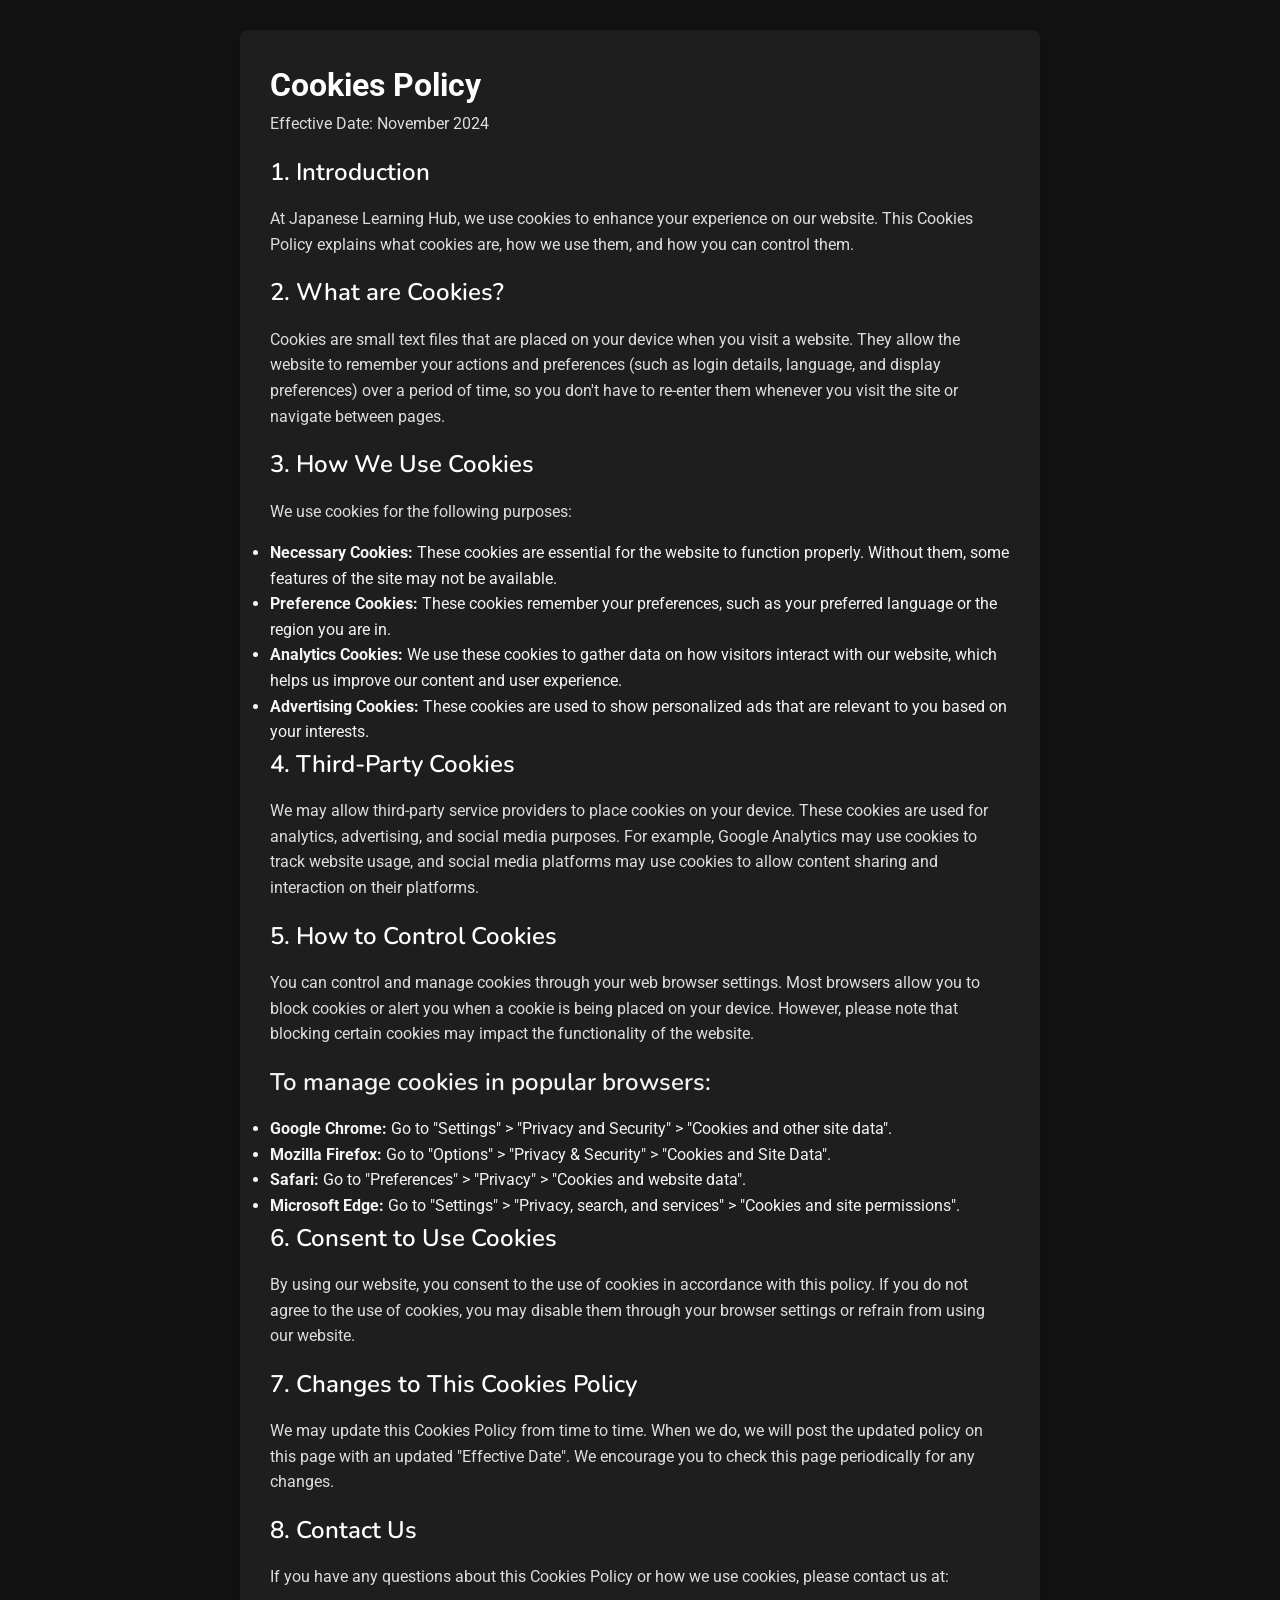
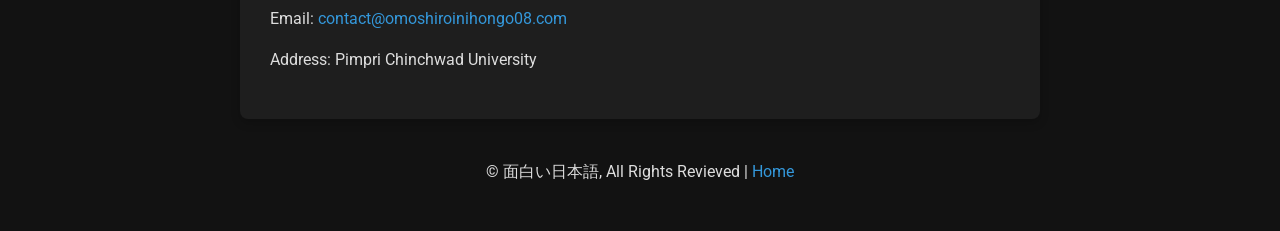
<file: cookies.html>
<!DOCTYPE html>
<html lang="en">
<head>
    <meta charset="UTF-8">
    <meta name="viewport" content="width=device-width, initial-scale=1.0">
    <title>Cookies Policy | Japanese Learning Hub</title>
    <link href="https://fonts.googleapis.com/css2?family=Roboto:wght@400;500&family=Nunito:wght@600&display=swap" rel="stylesheet">
    <style>
        /* Basic reset */
        * {
            margin: 0;
            padding: 0;
            box-sizing: border-box;
        }

        body {
            font-family: 'Roboto', sans-serif;
            background-color: #121212;
            color: #f4f4f4;
            line-height: 1.6;
            padding: 30px;
        }

        h1, h2 {
            color: #fff;
        }

        p {
            color: #ddd;
            font-size: 1rem;
            margin-bottom: 1rem;
        }

        a {
            color: #3498db;
            text-decoration: none;
        }

        a:hover {
            text-decoration: underline;
        }

        .container {
            max-width: 800px;
            margin: 0 auto;
            background-color: #1e1e1e;
            padding: 30px;
            border-radius: 8px;
            box-shadow: 0 4px 10px rgba(0, 0, 0, 0.2);
        }

        .section-title {
            margin-bottom: 15px;
            font-family: 'Nunito', sans-serif;
            font-weight: 600;
            font-size: 1.5rem;
        }

        footer {
            text-align: center;
            margin-top: 40px;
            color: #bbb;
            font-size: 0.9rem;
        }

        footer a {
            color: #3498db;
        }

        footer a:hover {
            text-decoration: underline;
        }
    </style>
</head>
<body>

<div class="container">
    <h1>Cookies Policy</h1>
    <p>Effective Date: November 2024</p>

    <h2 class="section-title">1. Introduction</h2>
    <p>At Japanese Learning Hub, we use cookies to enhance your experience on our website. This Cookies Policy explains what cookies are, how we use them, and how you can control them.</p>

    <h2 class="section-title">2. What are Cookies?</h2>
    <p>Cookies are small text files that are placed on your device when you visit a website. They allow the website to remember your actions and preferences (such as login details, language, and display preferences) over a period of time, so you don't have to re-enter them whenever you visit the site or navigate between pages.</p>

    <h2 class="section-title">3. How We Use Cookies</h2>
    <p>We use cookies for the following purposes:</p>
    <ul>
        <li><strong>Necessary Cookies:</strong> These cookies are essential for the website to function properly. Without them, some features of the site may not be available.</li>
        <li><strong>Preference Cookies:</strong> These cookies remember your preferences, such as your preferred language or the region you are in.</li>
        <li><strong>Analytics Cookies:</strong> We use these cookies to gather data on how visitors interact with our website, which helps us improve our content and user experience.</li>
        <li><strong>Advertising Cookies:</strong> These cookies are used to show personalized ads that are relevant to you based on your interests.</li>
    </ul>

    <h2 class="section-title">4. Third-Party Cookies</h2>
    <p>We may allow third-party service providers to place cookies on your device. These cookies are used for analytics, advertising, and social media purposes. For example, Google Analytics may use cookies to track website usage, and social media platforms may use cookies to allow content sharing and interaction on their platforms.</p>

    <h2 class="section-title">5. How to Control Cookies</h2>
    <p>You can control and manage cookies through your web browser settings. Most browsers allow you to block cookies or alert you when a cookie is being placed on your device. However, please note that blocking certain cookies may impact the functionality of the website.</p>

    <h3 class="section-title">To manage cookies in popular browsers:</h3>
    <ul>
        <li><strong>Google Chrome:</strong> Go to "Settings" > "Privacy and Security" > "Cookies and other site data".</li>
        <li><strong>Mozilla Firefox:</strong> Go to "Options" > "Privacy & Security" > "Cookies and Site Data".</li>
        <li><strong>Safari:</strong> Go to "Preferences" > "Privacy" > "Cookies and website data".</li>
        <li><strong>Microsoft Edge:</strong> Go to "Settings" > "Privacy, search, and services" > "Cookies and site permissions".</li>
    </ul>

    <h2 class="section-title">6. Consent to Use Cookies</h2>
    <p>By using our website, you consent to the use of cookies in accordance with this policy. If you do not agree to the use of cookies, you may disable them through your browser settings or refrain from using our website.</p>

    <h2 class="section-title">7. Changes to This Cookies Policy</h2>
    <p>We may update this Cookies Policy from time to time. When we do, we will post the updated policy on this page with an updated "Effective Date". We encourage you to check this page periodically for any changes.</p>

    <h2 class="section-title">8. Contact Us</h2>
    <p>If you have any questions about this Cookies Policy or how we use cookies, please contact us at:</p>
    <p>Email: <a href="mailto:contact@japaneselearninghub.com">contact@omoshiroinihongo08.com</a></p>
    <p>Address: Pimpri Chinchwad University</p>
</div>

<footer>
    <p>&copy;  面白い日本語, All Rights Revieved | <a href="index.html">Home</a></p>
</footer>

</body>
</html>
</file>
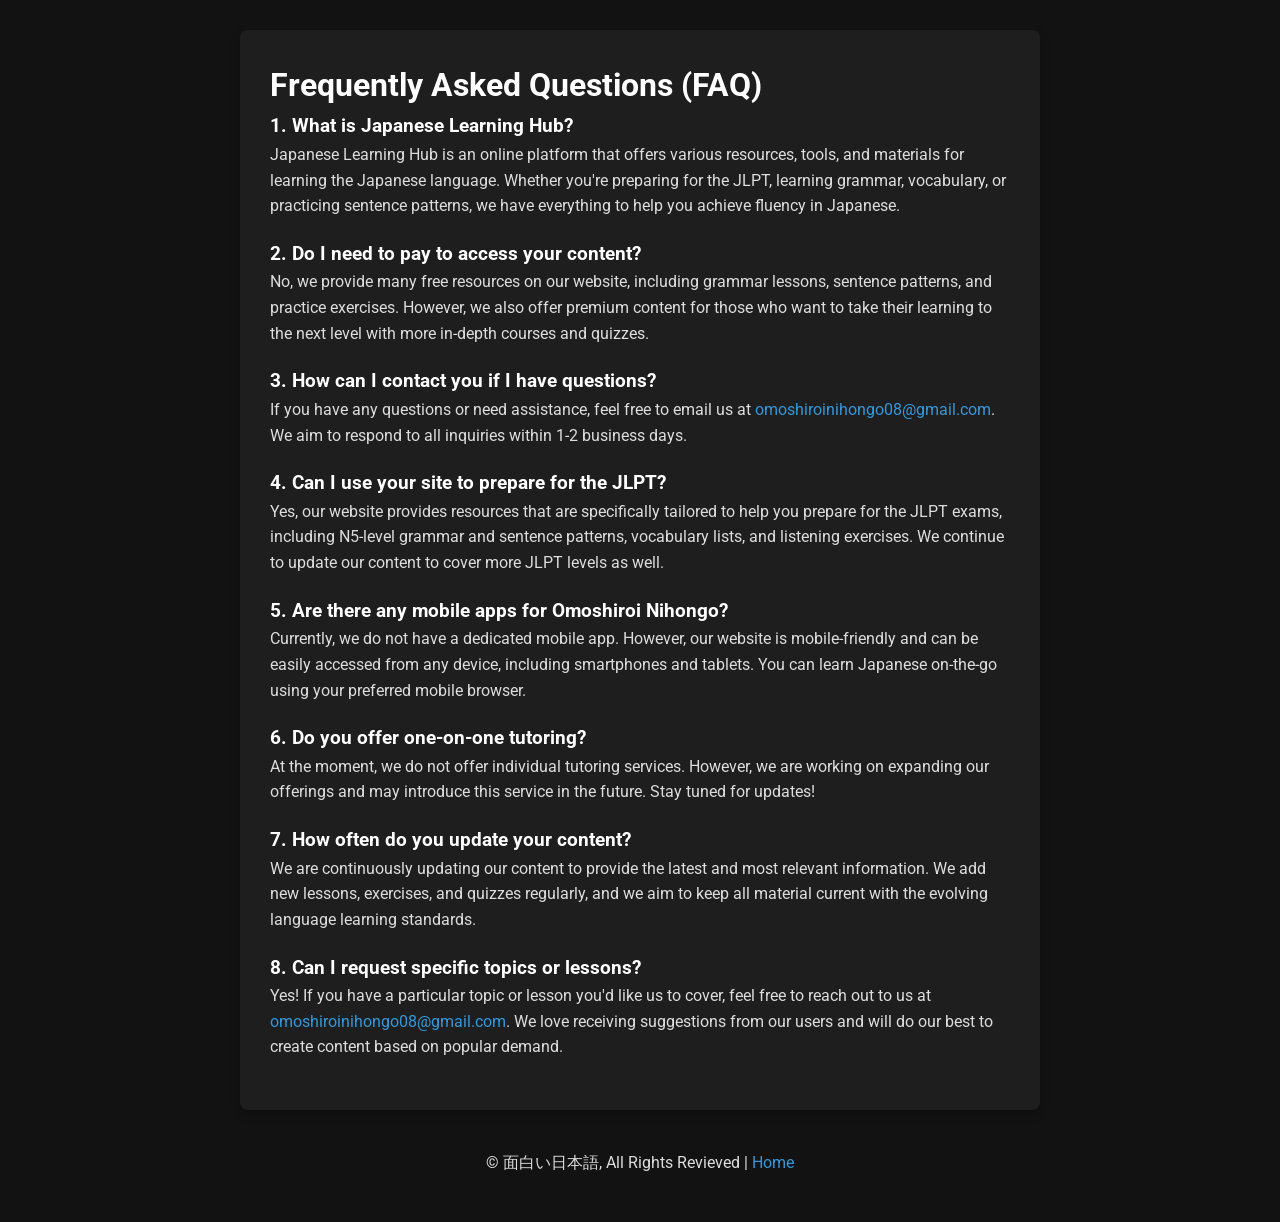
<file: faq.html>
<!DOCTYPE html>
<html lang="en">
<head>
    <meta charset="UTF-8">
    <meta name="viewport" content="width=device-width, initial-scale=1.0">
    <title>FAQ | Japanese Learning Hub</title>
    <link href="https://fonts.googleapis.com/css2?family=Roboto:wght@400;500&family=Nunito:wght@600&display=swap" rel="stylesheet">
    <style>
        /* Basic reset */
        * {
            margin: 0;
            padding: 0;
            box-sizing: border-box;
        }

        body {
            font-family: 'Roboto', sans-serif;
            background-color: #121212;
            color: #f4f4f4;
            line-height: 1.6;
            padding: 30px;
        }

        h1, h2 {
            color: #fff;
        }

        p {
            color: #ddd;
            font-size: 1rem;
            margin-bottom: 1rem;
        }

        a {
            color: #3498db;
            text-decoration: none;
        }

        a:hover {
            text-decoration: underline;
        }

        .container {
            max-width: 800px;
            margin: 0 auto;
            background-color: #1e1e1e;
            padding: 30px;
            border-radius: 8px;
            box-shadow: 0 4px 10px rgba(0, 0, 0, 0.2);
        }

        .section-title {
            margin-bottom: 15px;
            font-family: 'Nunito', sans-serif;
            font-weight: 600;
            font-size: 1.5rem;
        }

        .faq-item {
            margin-bottom: 20px;
        }

        .faq-item h3 {
            font-size: 1.2rem;
            color: #fff;
        }

        .faq-item p {
            color: #ddd;
            font-size: 1rem;
        }

        footer {
            text-align: center;
            margin-top: 40px;
            color: #bbb;
            font-size: 0.9rem;
        }

        footer a {
            color: #3498db;
        }

        footer a:hover {
            text-decoration: underline;
        }
    </style>
</head>
<body>

<div class="container">
    <h1>Frequently Asked Questions (FAQ)</h1>

    <div class="faq-item">
        <h3>1. What is Japanese Learning Hub?</h3>
        <p>Japanese Learning Hub is an online platform that offers various resources, tools, and materials for learning the Japanese language. Whether you're preparing for the JLPT, learning grammar, vocabulary, or practicing sentence patterns, we have everything to help you achieve fluency in Japanese.</p>
    </div>

    <div class="faq-item">
        <h3>2. Do I need to pay to access your content?</h3>
        <p>No, we provide many free resources on our website, including grammar lessons, sentence patterns, and practice exercises. However, we also offer premium content for those who want to take their learning to the next level with more in-depth courses and quizzes.</p>
    </div>

    <div class="faq-item">
        <h3>3. How can I contact you if I have questions?</h3>
        <p>If you have any questions or need assistance, feel free to email us at <a href="mailto:omoshiroinihongo08@gmail.com">omoshiroinihongo08@gmail.com</a>. We aim to respond to all inquiries within 1-2 business days.</p>
    </div>

    <div class="faq-item">
        <h3>4. Can I use your site to prepare for the JLPT?</h3>
        <p>Yes, our website provides resources that are specifically tailored to help you prepare for the JLPT exams, including N5-level grammar and sentence patterns, vocabulary lists, and listening exercises. We continue to update our content to cover more JLPT levels as well.</p>
    </div>

    <div class="faq-item">
        <h3>5. Are there any mobile apps for Omoshiroi Nihongo?</h3>
        <p>Currently, we do not have a dedicated mobile app. However, our website is mobile-friendly and can be easily accessed from any device, including smartphones and tablets. You can learn Japanese on-the-go using your preferred mobile browser.</p>
    </div>

    <div class="faq-item">
        <h3>6. Do you offer one-on-one tutoring?</h3>
        <p>At the moment, we do not offer individual tutoring services. However, we are working on expanding our offerings and may introduce this service in the future. Stay tuned for updates!</p>
    </div>

    <div class="faq-item">
        <h3>7. How often do you update your content?</h3>
        <p>We are continuously updating our content to provide the latest and most relevant information. We add new lessons, exercises, and quizzes regularly, and we aim to keep all material current with the evolving language learning standards.</p>
    </div>

    <div class="faq-item">
        <h3>8. Can I request specific topics or lessons?</h3>
        <p>Yes! If you have a particular topic or lesson you'd like us to cover, feel free to reach out to us at <a href="mailto:omoshiroinihongo08@gmail.com">omoshiroinihongo08@gmail.com</a>. We love receiving suggestions from our users and will do our best to create content based on popular demand.</p>
    </div>
</div>

<footer>
    <p>&copy;  面白い日本語, All Rights Revieved | <a href="index.html">Home</a></p>
</footer>

</body>
</html>
</file>
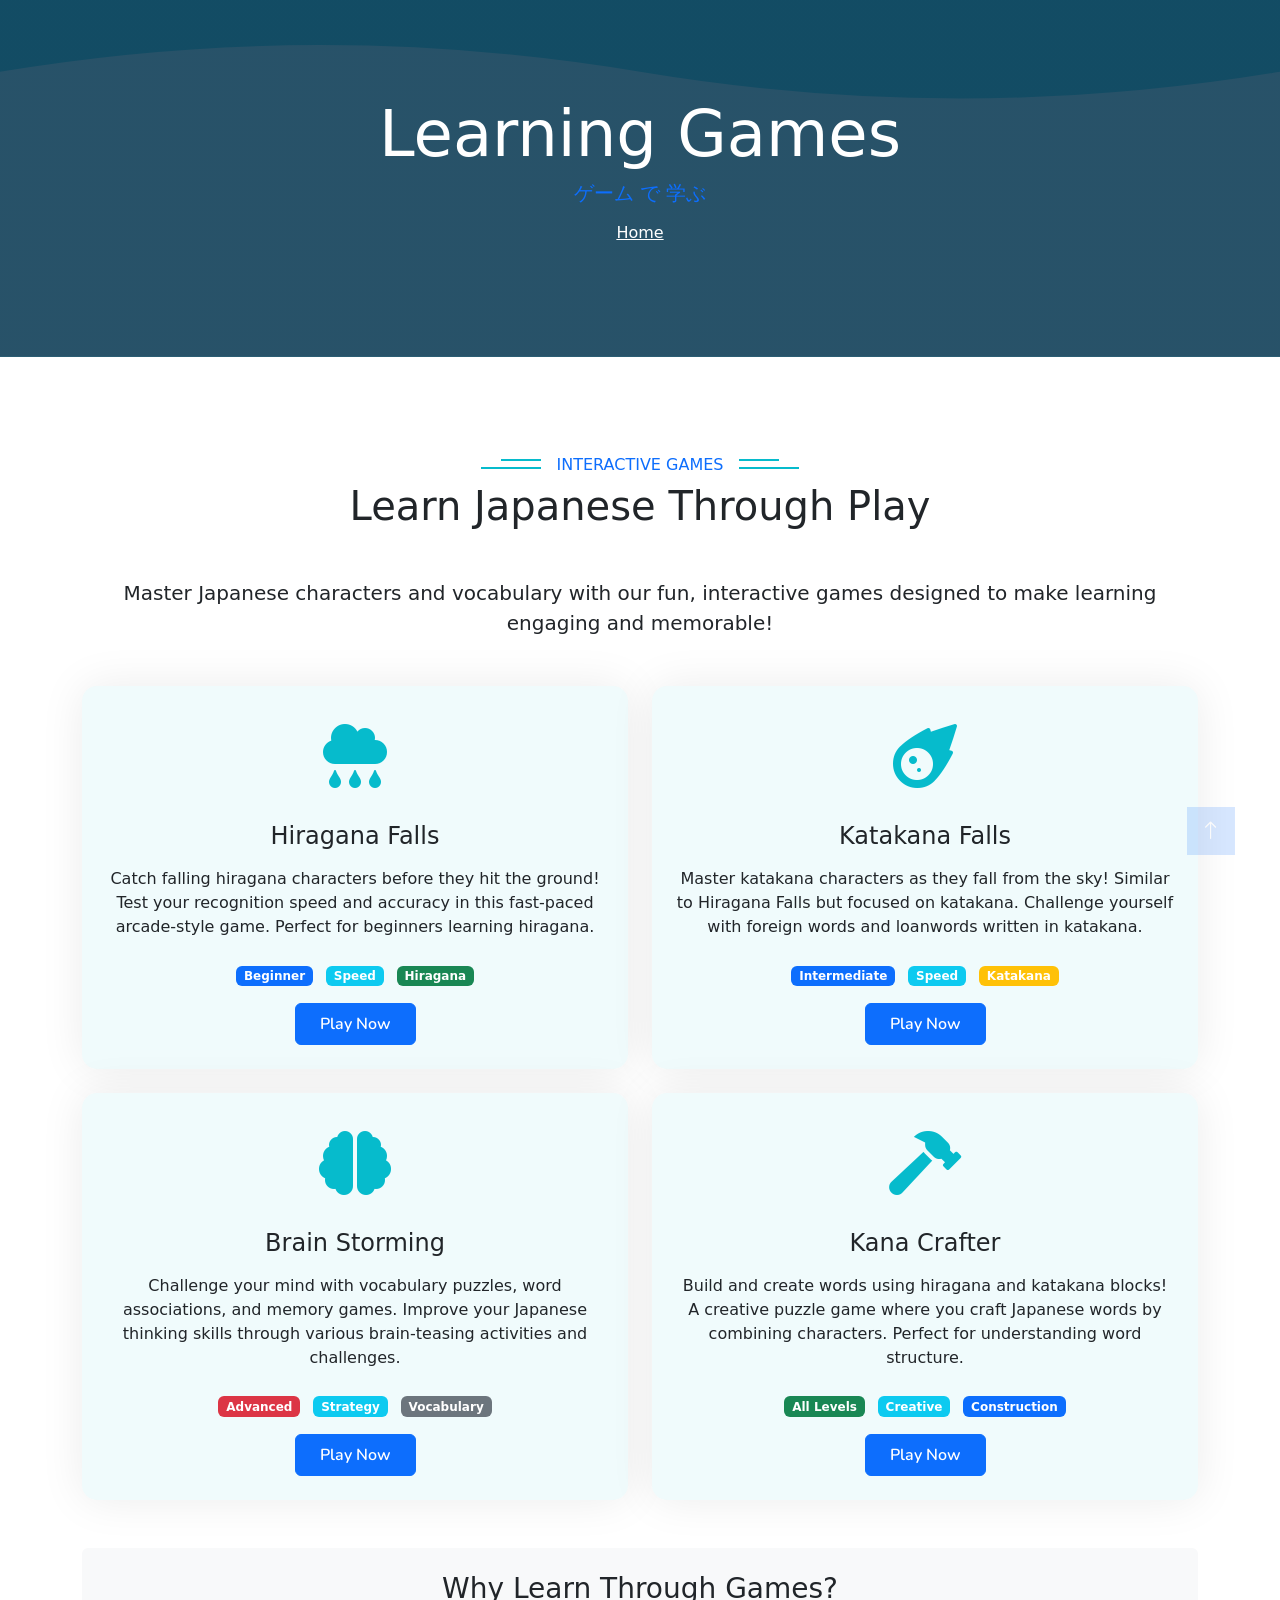
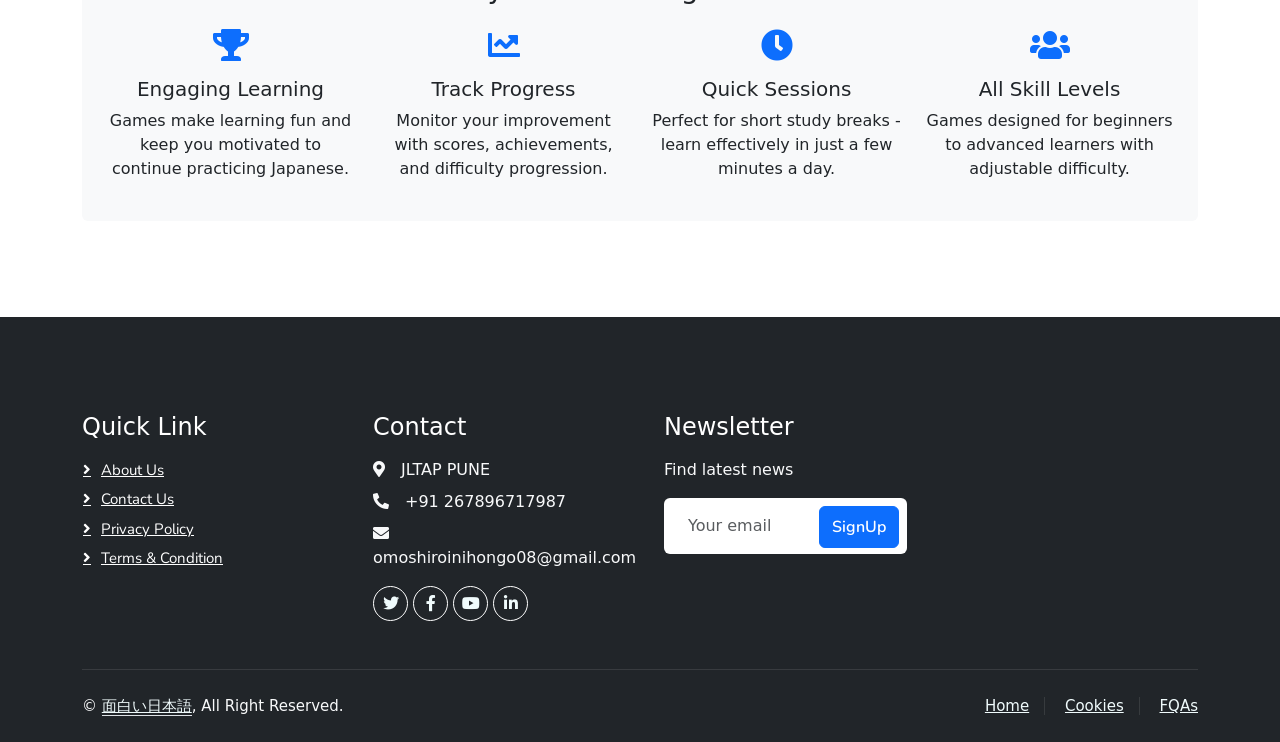
<file: game page.html>
<!DOCTYPE html>
<html lang="en">

<head>
    <meta charset="utf-8">
    <title>Games - 面白い日本語</title>
    <meta content="width=device-width, initial-scale=1.0" name="viewport">
    <meta content="" name="keywords">
    <meta content="" name="description">

    <!-- Favicon -->    
    <link href="img/favicon.ico" rel="icon">

    <!-- Google Web Fonts -->
    <link rel="preconnect" href="https://fonts.googleapis.com">
    <link rel="preconnect" href="https://fonts.gstatic.com" crossorigin>
    <link href="https://fonts.googleapis.com/css2?family=Heebo:wght@400;500;600&family=Nunito:wght@600;700;800&display=swap" rel="stylesheet">

    <!-- Icon Font Stylesheet -->
    <link href="https://cdnjs.cloudflare.com/ajax/libs/font-awesome/5.10.0/css/all.min.css" rel="stylesheet">
    <link href="https://cdn.jsdelivr.net/npm/bootstrap-icons@1.4.1/font/bootstrap-icons.css" rel="stylesheet">

    <!-- Libraries Stylesheet -->
    <link href="https://cdnjs.cloudflare.com/ajax/libs/animate.css/4.1.1/animate.min.css" rel="stylesheet">

    <!-- Bootstrap CSS -->
    <link href="https://cdn.jsdelivr.net/npm/bootstrap@5.0.0/dist/css/bootstrap.min.css" rel="stylesheet">

    <style>
        /* Template CSS */
        :root {
            --primary: #06BBCC;
            --light: #F0FBFC;
            --dark: #181d38;
        }

        .fw-medium {
            font-weight: 600 !important;
        }

        .fw-semi-bold {
            font-weight: 700 !important;
        }

        .back-to-top {
            position: fixed;
            display: none;
            right: 45px;
            bottom: 45px;
            z-index: 99;
        }

        /* Button */
        .btn {
            font-family: 'Nunito', sans-serif;
            font-weight: 600;
            transition: .5s;
        }

        .btn.btn-primary,
        .btn.btn-secondary {
            color: #FFFFFF;
        }

        .btn-square {
            width: 38px;
            height: 38px;
        }

        .btn-sm-square {
            width: 32px;
            height: 32px;
        }

        .btn-lg-square {
            width: 48px;
            height: 48px;
        }

        .btn-square,
        .btn-sm-square,
        .btn-lg-square {
            padding: 0;
            display: flex;
            align-items: center;
            justify-content: center;
            font-weight: normal;
            border-radius: 0px;
        }

        /* Navbar */
        .navbar .dropdown-toggle::after {
            border: none;
            content: "\f107";
            font-family: "Font Awesome 5 Free";
            font-weight: 900;
            vertical-align: middle;
            margin-left: 8px;
        }

        .navbar-light .navbar-nav .nav-link {
            margin-right: 30px;
            padding: 25px 0;
            color: #FFFFFF;
            font-size: 15px;
            text-transform: uppercase;
            outline: none;
        }

        .navbar-light .navbar-nav .nav-link:hover,
        .navbar-light .navbar-nav .nav-link.active {
            color: var(--primary);
        }

        @media (max-width: 991.98px) {
            .navbar-light .navbar-nav .nav-link  {
                margin-right: 0;
                padding: 10px 0;
            }

            .navbar-light .navbar-nav {
                border-top: 1px solid #EEEEEE;
            }
        }

        .navbar-light .navbar-brand,
        .navbar-light a.btn {
            height: 75px;
        }

        .navbar-light .navbar-nav .nav-link {
            color: var(--dark);
            font-weight: 500;
        }

        .navbar-light.sticky-top {
            top: -100px;
            transition: .5s;
        }

        @media (min-width: 992px) {
            .navbar .nav-item .dropdown-menu {
                display: block;
                margin-top: 0;
                opacity: 0;
                visibility: hidden;
                transition: .5s;
            }

            .navbar .dropdown-menu.fade-down {
                top: 100%;
                transform: rotateX(-75deg);
                transform-origin: 0% 0%;
            }

            .navbar .nav-item:hover .dropdown-menu {
                top: 100%;
                transform: rotateX(0deg);
                visibility: visible;
                transition: .5s;
                opacity: 1;
            }
        }

        /* Page Header */
        .page-header {
            background: linear-gradient(rgba(24, 29, 56, .7), rgba(24, 29, 56, .7)), url('data:image/svg+xml,<svg xmlns="http://www.w3.org/2000/svg" viewBox="0 0 1200 600"><rect width="1200" height="600" fill="%2306BBCC"/><path d="M0,200 Q300,150 600,200 T1200,200 V600 H0 Z" fill="%23F0FBFC" opacity="0.3"/></svg>');
            background-position: center center;
            background-repeat: no-repeat;
            background-size: cover;
        }

        .page-header-inner {
            background: rgba(15, 23, 43, .7);
        }

        .breadcrumb-item + .breadcrumb-item::before {
            color: var(--light);
        }

        /* Section Title */
        .section-title {
            position: relative;
            display: inline-block;
            text-transform: uppercase;
        }

        .section-title::before {
            position: absolute;
            content: "";
            width: calc(100% + 80px);
            height: 2px;
            top: 4px;
            left: -40px;
            background: var(--primary);
            z-index: -1;
        }

        .section-title::after {
            position: absolute;
            content: "";
            width: calc(100% + 120px);
            height: 2px;
            bottom: 5px;
            left: -60px;
            background: var(--primary);
            z-index: -1;
        }

        .section-title.text-start::before {
            width: calc(100% + 40px);
            left: 0;
        }

        .section-title.text-start::after {
            width: calc(100% + 60px);
            left: 0;
        }

        /* Game Items */
        .game-item {
            background: var(--light);
            transition: .5s;
            border-radius: 15px;
            overflow: hidden;
            box-shadow: 0 0 45px rgba(0, 0, 0, .08);
        }

        .game-item:hover {
            margin-top: -10px;
            background: var(--primary);
            transform: scale(1.02);
        }

        .game-item * {
            transition: .5s;
        }

        .game-item:hover * {
            color: var(--light) !important;
        }

        .game-item img {
            transition: .5s;
            height: 200px;
            object-fit: cover;
        }

        .game-item:hover img {
            transform: scale(1.1);
        }

        .game-icon {
            font-size: 4rem;
            color: var(--primary);
            margin-bottom: 1rem;
            transition: .5s;
        }

        .game-item:hover .game-icon {
            color: var(--light) !important;
            transform: rotateY(180deg);
        }

        /* Footer */
        .footer .btn.btn-social {
            margin-right: 5px;
            width: 35px;
            height: 35px;
            display: flex;
            align-items: center;
            justify-content: center;
            color: var(--light);
            font-weight: normal;
            border: 1px solid #FFFFFF;
            border-radius: 35px;
            transition: .3s;
        }

        .footer .btn.btn-social:hover {
            color: var(--primary);
        }

        .footer .btn.btn-link {
            display: block;
            margin-bottom: 5px;
            padding: 0;
            text-align: left;
            color: #FFFFFF;
            font-size: 15px;
            font-weight: normal;
            text-transform: capitalize;
            transition: .3s;
        }

        .footer .btn.btn-link::before {
            position: relative;
            content: "\f105";
            font-family: "Font Awesome 5 Free";
            font-weight: 900;
            margin-right: 10px;
        }

        .footer .btn.btn-link:hover {
            letter-spacing: 1px;
            box-shadow: none;
        }

        .footer .copyright {
            padding: 25px 0;
            font-size: 15px;
            border-top: 1px solid rgba(256, 256, 256, .1);
        }

        .footer .copyright a {
            color: var(--light);
        }

        .footer .footer-menu a {
            margin-right: 15px;
            padding-right: 15px;
            border-right: 1px solid rgba(255, 255, 255, .1);
        }

        .footer .footer-menu a:last-child {
            margin-right: 0;
            padding-right: 0;
            border-right: none;
        }

        /* Custom animations for games */
        .floating {
            animation: floating 3s ease-in-out infinite;
        }

        @keyframes floating {
            0%, 100% { transform: translateY(0px); }
            50% { transform: translateY(-10px); }
        }

        .pulse {
            animation: pulse 2s ease-in-out infinite;
        }

        @keyframes pulse {
            0%, 100% { transform: scale(1); }
            50% { transform: scale(1.05); }
        }
    </style>
</head>

<body>


    <!-- Page Header Start -->
    <div class="container-fluid page-header py-5 mb-5">
        <div class="container py-5">
            <div class="row justify-content-center">
                <div class="col-lg-10 text-center">
                    <h1 class="display-3 text-white animated slideInDown">Learning Games</h1>
                    <h5 class="text-primary text-uppercase mb-3 animated slideInDown">ゲーム で 学ぶ</h5>
                    <nav aria-label="breadcrumb">
                        <ol class="breadcrumb justify-content-center">
                            <li class="breadcrumb-item"><a class="text-white" href="index.html">Home</a></li>
                        
                        </ol>
                    </nav>
                </div>
            </div>
        </div>
    </div>
    <!-- Page Header End -->

    <!-- Games Section Start -->
    <div class="container-xxl py-5">
        <div class="container">
            <div class="text-center wow fadeInUp" data-wow-delay="0.1s">
                <h6 class="section-title bg-white text-center text-primary px-3">Interactive Games</h6>
                <h1 class="mb-5">Learn Japanese Through Play</h1>
                <p class="lead mb-5">Master Japanese characters and vocabulary with our fun, interactive games designed to make learning engaging and memorable!</p>
            </div>
            
            <div class="row g-4 justify-content-center">
                <!-- Hiragana Falls -->
                <div class="col-lg-6 col-md-6 wow fadeInUp" data-wow-delay="0.1s">
                    <div class="game-item text-center p-4 h-100 floating">
                        <div class="game-icon">
                            <i class="fas fa-cloud-rain"></i>
                        </div>
                        <h4 class="mb-3">Hiragana Falls</h4>
                        <p class="mb-4">Catch falling hiragana characters before they hit the ground! Test your recognition speed and accuracy in this fast-paced arcade-style game. Perfect for beginners learning hiragana.</p>
                        <div class="mb-3">
                            <span class="badge bg-primary me-2">Beginner</span>
                            <span class="badge bg-info me-2">Speed</span>
                            <span class="badge bg-success">Hiragana</span>
                        </div>
                        <a href="hiraganafalls.html" class="btn btn-primary px-4 py-2">Play Now</a>
                    </div>
                </div>

                <!-- Katakana Falls -->
                <div class="col-lg-6 col-md-6 wow fadeInUp" data-wow-delay="0.3s">
                    <div class="game-item text-center p-4 h-100 floating">
                        <div class="game-icon">
                            <i class="fas fa-meteor"></i>
                        </div>
                        <h4 class="mb-3">Katakana Falls</h4>
                        <p class="mb-4">Master katakana characters as they fall from the sky! Similar to Hiragana Falls but focused on katakana. Challenge yourself with foreign words and loanwords written in katakana.</p>
                        <div class="mb-3">
                            <span class="badge bg-primary me-2">Intermediate</span>
                            <span class="badge bg-info me-2">Speed</span>
                            <span class="badge bg-warning">Katakana</span>
                        </div>
                        <a href="katakanafalls.html" class="btn btn-primary px-4 py-2">Play Now</a>
                    </div>
                </div>

                <!-- Brain Storming -->
                <div class="col-lg-6 col-md-6 wow fadeInUp" data-wow-delay="0.5s">
                    <div class="game-item text-center p-4 h-100 pulse">
                        <div class="game-icon">
                            <i class="fas fa-brain"></i>
                        </div>
                        <h4 class="mb-3">Brain Storming</h4>
                        <p class="mb-4">Challenge your mind with vocabulary puzzles, word associations, and memory games. Improve your Japanese thinking skills through various brain-teasing activities and challenges.</p>
                        <div class="mb-3">
                            <span class="badge bg-danger me-2">Advanced</span>
                            <span class="badge bg-info me-2">Strategy</span>
                            <span class="badge bg-secondary">Vocabulary</span>
                        </div>
                        <a href="quiz.html" class="btn btn-primary px-4 py-2">Play Now</a>
                    </div>
                </div>

                <!-- Kana Crafter -->
                <div class="col-lg-6 col-md-6 wow fadeInUp" data-wow-delay="0.7s">
                    <div class="game-item text-center p-4 h-100 pulse">
                        <div class="game-icon">
                            <i class="fas fa-hammer"></i>
                        </div>
                        <h4 class="mb-3">Kana Crafter</h4>
                        <p class="mb-4">Build and create words using hiragana and katakana blocks! A creative puzzle game where you craft Japanese words by combining characters. Perfect for understanding word structure.</p>
                        <div class="mb-3">
                            <span class="badge bg-success me-2">All Levels</span>
                            <span class="badge bg-info me-2">Creative</span>
                            <span class="badge bg-primary">Construction</span>
                        </div>
                        <a href="puzzle.html" class="btn btn-primary px-4 py-2">Play Now</a>
                    </div>
                </div>
            </div>

            <!-- Game Features Section -->
            <div class="row mt-5">
                <div class="col-12">
                    <div class="bg-light rounded p-4 wow fadeInUp" data-wow-delay="0.9s">
                        <h3 class="text-center mb-4">Why Learn Through Games?</h3>
                        <div class="row g-4">
                            <div class="col-md-3 text-center">
                                <i class="fas fa-trophy text-primary mb-3" style="font-size: 2rem;"></i>
                                <h5>Engaging Learning</h5>
                                <p>Games make learning fun and keep you motivated to continue practicing Japanese.</p>
                            </div>
                            <div class="col-md-3 text-center">
                                <i class="fas fa-chart-line text-primary mb-3" style="font-size: 2rem;"></i>
                                <h5>Track Progress</h5>
                                <p>Monitor your improvement with scores, achievements, and difficulty progression.</p>
                            </div>
                            <div class="col-md-3 text-center">
                                <i class="fas fa-clock text-primary mb-3" style="font-size: 2rem;"></i>
                                <h5>Quick Sessions</h5>
                                <p>Perfect for short study breaks - learn effectively in just a few minutes a day.</p>
                            </div>
                            <div class="col-md-3 text-center">
                                <i class="fas fa-users text-primary mb-3" style="font-size: 2rem;"></i>
                                <h5>All Skill Levels</h5>
                                <p>Games designed for beginners to advanced learners with adjustable difficulty.</p>
                            </div>
                        </div>
                    </div>
                </div>
            </div>
        </div>
    </div>
    <!-- Games Section End -->

    <!-- Footer Start -->
    <div class="container-fluid bg-dark text-light footer pt-5 mt-5 wow fadeIn" data-wow-delay="0.1s">
        <div class="container py-5">
            <div class="row g-5">
                <div class="col-lg-3 col-md-6">
                    <h4 class="text-white mb-3">Quick Link</h4>
                    <a class="btn btn-link" href="">About Us</a>
                    <a class="btn btn-link" href="contact.html">Contact Us</a>
                    <a class="btn btn-link" href="privacy policy.html">Privacy Policy</a>
                    <a class="btn btn-link" href="privacy policy.html">Terms & Condition</a>
                </div>
                <div class="col-lg-3 col-md-6">
                    <h4 class="text-white mb-3">Contact</h4>
                    <p class="mb-2"><i class="fa fa-map-marker-alt me-3"></i>JLTAP PUNE</p>
                    <p class="mb-2"><i class="fa fa-phone-alt me-3"></i>+91 267896717987</p>
                    <p class="mb-2"><i class="fa fa-envelope me-3"></i>omoshiroinihongo08@gmail.com</p>
                    <div class="d-flex pt-2">
                        <a class="btn btn-outline-light btn-social" href=""><i class="fab fa-twitter"></i></a>
                        <a class="btn btn-outline-light btn-social" href=""><i class="fab fa-facebook-f"></i></a>
                        <a class="btn btn-outline-light btn-social" href=""><i class="fab fa-youtube"></i></a>
                        <a class="btn btn-outline-light btn-social" href=""><i class="fab fa-linkedin-in"></i></a>
                    </div>
                </div>
                <div class="col-lg-3 col-md-6">
                    <h4 class="text-white mb-3">Newsletter</h4>
                    <p>Find latest news</p>
                    <div class="position-relative mx-auto" style="max-width: 400px;">
                        <input class="form-control border-0 w-100 py-3 ps-4 pe-5" type="text" placeholder="Your email">
                        <button type="button" class="btn btn-primary py-2 position-absolute top-0 end-0 mt-2 me-2">SignUp</button>
                    </div>
                </div>
            </div>
        </div>
        <div class="container">
            <div class="copyright">
                <div class="row">
                    <div class="col-md-6 text-center text-md-start mb-3 mb-md-0">
                        &copy; <a class="border-bottom" href="#">面白い日本語</a>, All Right Reserved.
                    </div>
                    <div class="col-md-6 text-center text-md-end">
                        <div class="footer-menu">
                            <a href="">Home</a>
                            <a href="cookies.html">Cookies</a>
                            <a href="faq.html">FQAs</a>
                        </div>
                    </div>
                </div>
            </div>
        </div>
    </div>
    <!-- Footer End -->

    <!-- Back to Top -->
    <a href="#" class="btn btn-lg btn-primary btn-lg-square back-to-top"><i class="bi bi-arrow-up"></i></a>

    <!-- JavaScript Libraries -->
    <script src="https://code.jquery.com/jquery-3.4.1.min.js"></script>
    <script src="https://cdn.jsdelivr.net/npm/bootstrap@5.0.0/dist/js/bootstrap.bundle.min.js"></script>

    <script>
        // Back to top button functionality
        $(window).scroll(function () {
            if ($(this).scrollTop() > 300) {
                $('.back-to-top').fadeIn('slow');
            } else {
                $('.back-to-top').fadeOut('slow');
            }
        });
        $('.back-to-top').click(function () {
            $('html, body').animate({scrollTop: 0}, 1500, 'easeInOutExpo');
            return false;
        });

        // Initialize animations on scroll
        $(document).ready(function() {
            // Add scroll animations
            $(window).scroll(function() {
                $('.wow').each(function() {
                    if ($(this).offset().top < $(window).scrollTop() + $(window).height()) {
                        $(this).addClass('animate__fadeInUp');
                    }
                });
            });
        });
    </script>
</body>

</html>
</file>
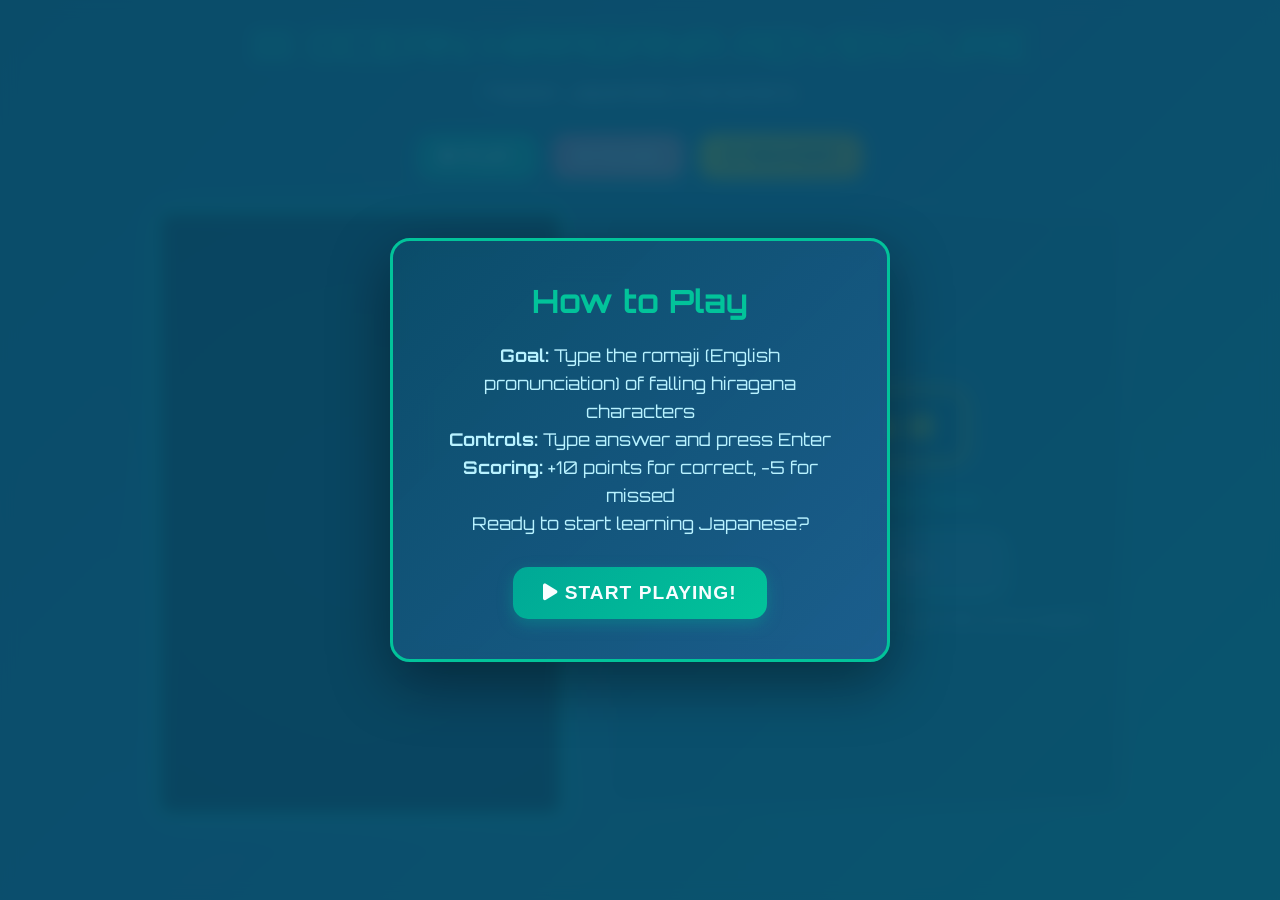
<file: hiraganafalls.html>
<!DOCTYPE html>
<html lang="en">
<head>
<meta charset="UTF-8">
<meta name="viewport" content="width=device-width, initial-scale=1.0">
<title>Ocean Hiragana Game</title>
<link href="https://fonts.googleapis.com/css2?family=Noto+Sans+JP:wght@400;700&family=Orbitron:wght@400;700&display=swap" rel="stylesheet">
<link rel="stylesheet" href="https://cdnjs.cloudflare.com/ajax/libs/font-awesome/6.0.0/css/all.min.css">
<style>
:root {
    --ocean-deep: #0B4D6A;
    --ocean-medium: #1E6091;
    --ocean-light: #2E86AB;
    --turquoise-dark: #00A896;
    --turquoise-bright: #02C39A;
    --turquoise-light: #7FEFFF;
    --seafoam: #B8F2FF;
    --pearl-white: #F8FDFF;
    --gold: #FFD700;
}

* {
    margin: 0;
    padding: 0;
    box-sizing: border-box;
}

body {
    background: linear-gradient(135deg, var(--ocean-deep) 0%, var(--ocean-medium) 50%, var(--turquoise-dark) 100%);
    background-attachment: fixed;
    color: var(--pearl-white);
    font-family: 'Orbitron', 'Noto Sans JP', sans-serif;
    min-height: 100vh;
    padding: 20px;
}

.game-header {
    text-align: center;
    margin-bottom: 30px;
}

.game-title {
    font-size: 2.5em;
    font-weight: 700;
    color: var(--turquoise-bright);
    margin-bottom: 10px;
}

.game-subtitle {
    font-size: 1.2em;
    color: var(--seafoam);
}

/* Controls */
.controls-section {
    display: flex;
    justify-content: center;
    margin-bottom: 30px;
}

.button-container {
    display: flex;
    gap: 15px;
}

button {
    padding: 12px 25px;
    font-size: 1.1em;
    font-weight: 600;
    background: linear-gradient(135deg, var(--turquoise-dark), var(--turquoise-bright));
    color: var(--pearl-white);
    border: none;
    border-radius: 15px;
    cursor: pointer;
    transition: all 0.3s ease;
    text-transform: uppercase;
    letter-spacing: 1px;
    box-shadow: 0 5px 15px rgba(0, 168, 150, 0.4);
}

button:hover {
    transform: translateY(-2px);
    box-shadow: 0 8px 20px rgba(0, 168, 150, 0.6);
}

#pauseBtn {
    background: linear-gradient(135deg, #FF6B9D, #FF8B9D);
}

#restartBtn {
    background: linear-gradient(135deg, var(--gold), #FFA500);
    color: var(--ocean-deep);
}

/* Main game layout */
.game-main {
    display: flex;
    justify-content: center;
    align-items: flex-start;
    gap: 40px;
    max-width: 1000px;
    margin: 0 auto;
}

.game-area {
    display: flex;
    flex-direction: column;
    align-items: center;
}

canvas {
    background: radial-gradient(circle at center, #001122 0%, #000511 100%);
    border: 4px solid var(--turquoise-bright);
    border-radius: 15px;
    box-shadow: 0 0 30px rgba(2, 195, 154, 0.5);
}

/* Input section */
.input-section {
    display: flex;
    flex-direction: column;
    align-items: center;
    justify-content: center;
    min-height: 600px;
    background: rgba(11, 77, 106, 0.3);
    backdrop-filter: blur(10px);
    border-radius: 20px;
    border: 2px solid rgba(127, 239, 255, 0.3);
    padding: 30px;
    min-width: 300px;
}

#score {
    font-size: 1.8em;
    font-weight: 700;
    color: var(--gold);
    background: rgba(11, 77, 106, 0.8);
    padding: 15px 30px;
    border-radius: 15px;
    border: 3px solid var(--gold);
    box-shadow: 0 0 20px rgba(255, 215, 0, 0.4);
    text-shadow: 0 0 10px var(--gold);
    margin-bottom: 25px;
}

.input-label {
    color: var(--turquoise-bright);
    font-size: 1.3em;
    font-weight: 600;
    margin-bottom: 20px;
    text-align: center;
}

#inputBox {
    font-size: 1.2em;
    padding: 15px 25px;
    width: 100%;
    max-width: 280px;
    text-align: center;
    border: 2px solid var(--turquoise-bright);
    border-radius: 15px;
    outline: none;
    background: rgba(30, 96, 145, 0.8);
    color: var(--pearl-white);
    font-family: 'Noto Sans JP', sans-serif;
    font-weight: 600;
    transition: all 0.3s ease;
}

#inputBox:focus {
    transform: translateY(-2px);
    box-shadow: 0 5px 15px rgba(127, 239, 255, 0.4);
    background: rgba(46, 134, 171, 0.9);
}

#inputBox::placeholder {
    color: rgba(248, 253, 255, 0.6);
}

.input-help {
    color: var(--seafoam);
    font-size: 0.9em;
    margin-top: 15px;
    text-align: center;
    opacity: 0.8;
}

/* Score section - removed */

/* Responsive */
@media (max-width: 768px) {
    .game-main {
        flex-direction: column;
        align-items: center;
        gap: 30px;
    }
    
    .input-section {
        min-height: auto;
        padding: 25px;
        min-width: 280px;
    }
    
    canvas {
        width: 350px !important;
        height: 525px !important;
    }
    
    .game-title {
        font-size: 2em;
    }
    
    button {
        padding: 10px 20px;
        font-size: 1em;
    }
}

@media (max-width: 480px) {
    .game-title {
        font-size: 1.6em;
    }
    
    canvas {
        width: 300px !important;
        height: 450px !important;
    }
    
    .button-container {
        flex-wrap: wrap;
        justify-content: center;
        gap: 10px;
    }
    
    #inputBox {
        width: 250px;
    }
}

/* Popup styles */
.popup-overlay {
    position: fixed;
    top: 0;
    left: 0;
    width: 100%;
    height: 100%;
    background: rgba(11, 77, 106, 0.9);
    backdrop-filter: blur(8px);
    display: flex;
    justify-content: center;
    align-items: center;
    z-index: 1000;
}

.popup-content {
    background: linear-gradient(135deg, rgba(11, 77, 106, 0.95), rgba(30, 96, 145, 0.9));
    backdrop-filter: blur(20px);
    padding: 40px;
    border-radius: 20px;
    border: 3px solid var(--turquoise-bright);
    box-shadow: 0 20px 60px rgba(0, 0, 0, 0.4);
    max-width: 500px;
    width: 90%;
    text-align: center;
}

.popup-title {
    font-size: 2em;
    color: var(--turquoise-bright);
    margin-bottom: 20px;
}

.popup-instructions {
    color: var(--seafoam);
    font-size: 1.1em;
    line-height: 1.6;
    margin-bottom: 30px;
}

.popup-close-btn {
    background: linear-gradient(135deg, var(--turquoise-dark), var(--turquoise-bright));
    color: var(--pearl-white);
    border: none;
    padding: 15px 30px;
    font-size: 1.2em;
    font-weight: 600;
    border-radius: 15px;
    cursor: pointer;
    transition: all 0.3s ease;
}

.popup-close-btn:hover {
    transform: translateY(-2px);
    box-shadow: 0 8px 20px rgba(0, 168, 150, 0.6);
}

.popup-overlay.hidden {
    opacity: 0;
    visibility: hidden;
    transition: all 0.3s ease;
}
</style>
</head>
<body>

<!-- How to Play Popup -->
<div class="popup-overlay" id="howToPlayPopup">
    <div class="popup-content">
        <h2 class="popup-title">How to Play</h2>
        <div class="popup-instructions">
            <p><strong>Goal:</strong> Type the romaji (English pronunciation) of falling hiragana characters</p>
            <p><strong>Controls:</strong> Type answer and press Enter</p>
            <p><strong>Scoring:</strong> +10 points for correct, -5 for missed</p>
            <p>Ready to start learning Japanese?</p>
        </div>
        <button class="popup-close-btn" onclick="closeHowToPlay()">
            <i class="fas fa-play"></i> Start Playing!
        </button>
    </div>
</div>

<div class="game-header">
    <h1 class="game-title">
        <i class="fas fa-water"></i> OCEAN HIRAGANA ADVENTURE
    </h1>
    <p class="game-subtitle">Master Japanese characters</p>
</div>

<div class="controls-section">
    <div class="button-container">
        <button id="playBtn"><i class="fas fa-play"></i> Play</button>
        <button id="pauseBtn"><i class="fas fa-pause"></i> Pause</button>
        <button id="restartBtn"><i class="fas fa-redo"></i> Restart</button>
    </div>
</div>

<div class="game-main">
    <div class="game-area">
        <canvas id="gameCanvas" width="400" height="600"></canvas>
    </div>
    
    <div class="input-section">
        <div id="score">Score: 0</div>
        <div class="input-label">
            <i class="fas fa-keyboard"></i> Type Romaji Here
        </div>
        <input type="text" id="inputBox" placeholder="e.g., ka, shi, tsu..." autofocus>
        <div class="input-help">
            Watch the falling characters and type their pronunciation!
        </div>
    </div>
</div>

<script>
// Popup functionality
function closeHowToPlay() {
    const popup = document.getElementById('howToPlayPopup');
    popup.classList.add('hidden');
    setTimeout(() => {
        popup.style.display = 'none';
    }, 300);
}

// Original game logic
const canvas = document.getElementById('gameCanvas');
const ctx = canvas.getContext('2d');
const inputBox = document.getElementById('inputBox');
const playBtn = document.getElementById('playBtn');
const pauseBtn = document.getElementById('pauseBtn');
const restartBtn = document.getElementById('restartBtn');

const hiraganaList = [
  { kana: 'あ', romaji: 'a' }, { kana: 'い', romaji: 'i' }, { kana: 'う', romaji: 'u' },
  { kana: 'え', romaji: 'e' }, { kana: 'お', romaji: 'o' },
  { kana: 'か', romaji: 'ka' }, { kana: 'き', romaji: 'ki' }, { kana: 'く', romaji: 'ku' },
  { kana: 'け', romaji: 'ke' }, { kana: 'こ', romaji: 'ko' },
  { kana: 'さ', romaji: 'sa' }, { kana: 'し', romaji: 'shi' }, { kana: 'す', romaji: 'su' },
  { kana: 'せ', romaji: 'se' }, { kana: 'そ', romaji: 'so' },
  { kana: 'た', romaji: 'ta' }, { kana: 'ち', romaji: 'chi' }, { kana: 'つ', romaji: 'tsu' },
  { kana: 'て', romaji: 'te' }, { kana: 'と', romaji: 'to' },
  { kana: 'な', romaji: 'na' }, { kana: 'に', romaji: 'ni' }, { kana: 'ぬ', romaji: 'nu' },
  { kana: 'ね', romaji: 'ne' }, { kana: 'の', romaji: 'no' },
  { kana: 'は', romaji: 'ha' }, { kana: 'ひ', romaji: 'hi' }, { kana: 'ふ', romaji: 'fu' },
  { kana: 'へ', romaji: 'he' }, { kana: 'ほ', romaji: 'ho' },
  { kana: 'ま', romaji: 'ma' }, { kana: 'み', romaji: 'mi' }, { kana: 'む', romaji: 'mu' },
  { kana: 'め', romaji: 'me' }, { kana: 'も', romaji: 'mo' },
  { kana: 'や', romaji: 'ya' }, { kana: 'ゆ', romaji: 'yu' }, { kana: 'よ', romaji: 'yo' },
  { kana: 'ら', romaji: 'ra' }, { kana: 'り', romaji: 'ri' }, { kana: 'る', romaji: 'ru' },
  { kana: 'れ', romaji: 're' }, { kana: 'ろ', romaji: 'ro' },
  { kana: 'わ', romaji: 'wa' }, { kana: 'を', romaji: 'wo' }, { kana: 'ん', romaji: 'n' },
  { kana: 'が', romaji: 'ga' }, { kana: 'ぎ', romaji: 'gi' }, { kana: 'ぐ', romaji: 'gu' },
  { kana: 'げ', romaji: 'ge' }, { kana: 'ご', romaji: 'go' },
  { kana: 'ざ', romaji: 'za' }, { kana: 'じ', romaji: 'ji' }, { kana: 'ず', romaji: 'zu' },
  { kana: 'ぜ', romaji: 'ze' }, { kana: 'ぞ', romaji: 'zo' },
  { kana: 'だ', romaji: 'da' }, { kana: 'ぢ', romaji: 'ji' }, { kana: 'づ', romaji: 'zu' },
  { kana: 'で', romaji: 'de' }, { kana: 'ど', romaji: 'do' },
  { kana: 'ば', romaji: 'ba' }, { kana: 'び', romaji: 'bi' }, { kana: 'ぶ', romaji: 'bu' },
  { kana: 'べ', romaji: 'be' }, { kana: 'ぼ', romaji: 'bo' },
  { kana: 'ぱ', romaji: 'pa' }, { kana: 'ぴ', romaji: 'pi' }, { kana: 'ぷ', romaji: 'pu' },
  { kana: 'ぺ', romaji: 'pe' }, { kana: 'ぽ', romaji: 'po' },
  { kana: 'きゃ', romaji: 'kya' }, { kana: 'きゅ', romaji: 'kyu' }, { kana: 'きょ', romaji: 'kyo' },
  { kana: 'しゃ', romaji: 'sha' }, { kana: 'しゅ', romaji: 'shu' }, { kana: 'しょ', romaji: 'sho' },
  { kana: 'ちゃ', romaji: 'cha' }, { kana: 'ちゅ', romaji: 'chu' }, { kana: 'ちょ', romaji: 'cho' },
  { kana: 'にゃ', romaji: 'nya' }, { kana: 'にゅ', romaji: 'nyu' }, { kana: 'にょ', romaji: 'nyo' },
  { kana: 'ひゃ', romaji: 'hya' }, { kana: 'ひゅ', romaji: 'hyu' }, { kana: 'ひょ', romaji: 'hyo' },
  { kana: 'みゃ', romaji: 'mya' }, { kana: 'みゅ', romaji: 'myu' }, { kana: 'みょ', romaji: 'myo' },
  { kana: 'りゃ', romaji: 'rya' }, { kana: 'りゅ', romaji: 'ryu' }, { kana: 'りょ', romaji: 'ryo' }
];

let fallingKana = [];
let score = 0;
let isPaused = true;
let spawnInterval;
let animationId;

class Kana {
    constructor(kanaObj) {
        this.kana = kanaObj.kana;
        this.romaji = kanaObj.romaji;
        this.x = Math.random() * (canvas.width - 40);
        this.y = 0;
        this.speed = 1 + Math.random() * 2;
        this.color = `hsl(${Math.random()*360}, 100%, 70%)`;
    }
    draw() {
        ctx.fillStyle = this.color;
        ctx.font = '40px Noto Sans JP';
        ctx.shadowColor = '#7FEFFF';
        ctx.shadowBlur = 15;
        ctx.fillText(this.kana, this.x, this.y);
        ctx.shadowBlur = 0;
    }
    update() {
        this.y += this.speed;
    }
}

function spawnKana() {
    const randomKana = hiraganaList[Math.floor(Math.random() * hiraganaList.length)];
    fallingKana.push(new Kana(randomKana));
}

function gameLoop() {
    ctx.clearRect(0, 0, canvas.width, canvas.height);
    for (let i = 0; i < fallingKana.length; i++) {
        fallingKana[i].update();
        fallingKana[i].draw();
        if (fallingKana[i].y > canvas.height) {
            fallingKana.splice(i, 1);
            score -= 5;
            document.getElementById('score').innerText = "Score: " + score;
            i--;
        }
    }
    if (!isPaused) animationId = requestAnimationFrame(gameLoop);
}

inputBox.addEventListener('keydown', (e) => {
    if (e.key === 'Enter') {
        const typedInput = inputBox.value.toLowerCase();
        for (let i = 0; i < fallingKana.length; i++) {
            if (typedInput === fallingKana[i].romaji) {
                fallingKana.splice(i, 1);
                score += 10;
                document.getElementById('score').innerText = "Score: " + score;
                break;
            }
        }
        inputBox.value = '';
    }
});

playBtn.addEventListener('click', () => {
    if (isPaused) {
        isPaused = false;
        spawnInterval = setInterval(spawnKana, 1200);
        gameLoop();
    }
});

pauseBtn.addEventListener('click', () => {
    isPaused = true;
    clearInterval(spawnInterval);
    cancelAnimationFrame(animationId);
});

restartBtn.addEventListener('click', () => {
    fallingKana = [];
    score = 0;
    document.getElementById('score').innerText = "Score: " + score;
    isPaused = false;
    clearInterval(spawnInterval);
    cancelAnimationFrame(animationId);
    spawnInterval = setInterval(spawnKana, 1200);
    gameLoop();
});
</script>

</body>
</html>
</file>
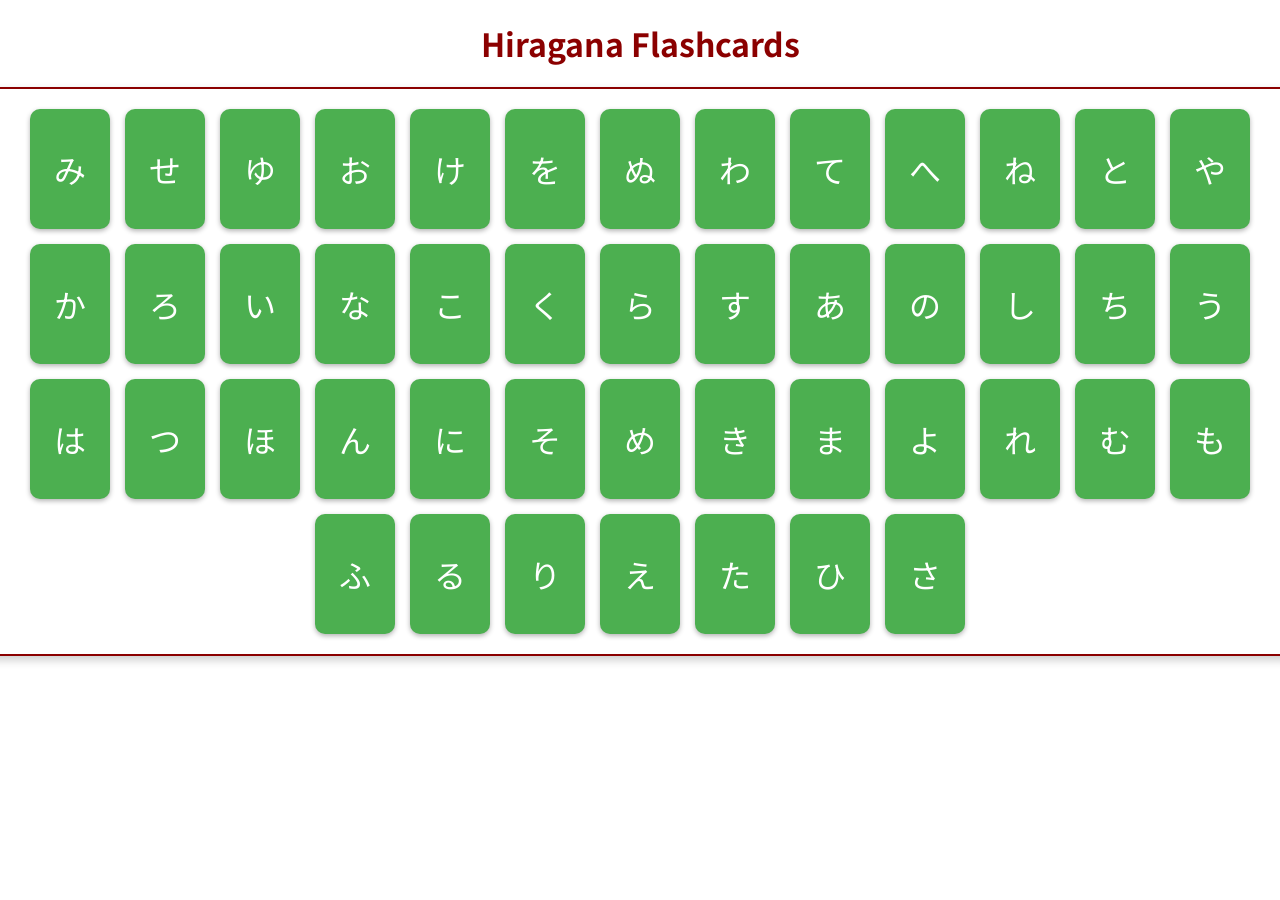
<file: hiraganaflashcards.html>
<!DOCTYPE html>
<html lang="en">
<head>
    <meta charset="UTF-8">
    <meta name="viewport" content="width=device-width, initial-scale=1.0">
    <title>Hiragana Flashcards</title>
    <link href="https://fonts.googleapis.com/css2?family=Noto+Sans+JP:wght@300;400;700&display=swap" rel="stylesheet">
    <style>
        /* CSS for styling flashcards */
        body {
            font-family: 'Noto Sans JP', sans-serif;
            display: flex;
            flex-direction: column;
            align-items: center;
            margin: 0;
            padding: 0;
            background: url('https://www.transparenttextures.com/patterns/paper.png') repeat;
        }
        h1 {
            margin-top: 20px;
            color: #8B0000; /* Dark red */
            text-shadow: 1px 1px 2px #fff;
        }
        .section {
            display: flex;
            justify-content: center;
            align-items: center;
            flex-wrap: wrap;
            width: 100%;
            padding: 20px;
            border: 2px solid #8B0000; /* Dark red */
            border-radius: 15px;
            background-color: rgba(255, 255, 255, 0.9);
            box-shadow: 0 4px 10px rgba(0, 0, 0, 0.2);
        }
        .flashcard-container {
            display: flex;
            flex-wrap: wrap;
            justify-content: center;
            gap: 15px;
        }
        .flashcard {
            width: 80px;
            height: 120px;
            perspective: 1000px;
        }
        .flashcard-inner {
            position: relative;
            width: 100%;
            height: 100%;
            transition: transform 0.6s;
            transform-style: preserve-3d;
            cursor: pointer;
        }
        .flashcard:hover .flashcard-inner {
            transform: rotateY(180deg);
        }
        .flashcard-front, .flashcard-back {
            position: absolute;
            width: 100%;
            height: 100%;
            backface-visibility: hidden;
            display: flex;
            justify-content: center;
            align-items: center;
            font-size: 32px; /* Increased font size for better visibility */
            color: #fff;
            border-radius: 10px;
            box-shadow: 0 2px 5px rgba(0, 0, 0, 0.3);
        }
        .flashcard-front {
            background-color: #4CAF50; /* Green for front */
        }
        .flashcard-back {
            background-color: #FF5722; /* Orange for back */
            transform: rotateY(180deg);
        }
    </style>
</head>
<body>

    <h1>Hiragana Flashcards</h1>
    <section class="section">
        <div id="hiragana-flashcard-container" class="flashcard-container">
            <!-- Hiragana Flashcards -->
            <div class="flashcard"><div class="flashcard-inner"><div class="flashcard-front">あ</div><div class="flashcard-back">a</div></div></div>
            <div class="flashcard"><div class="flashcard-inner"><div class="flashcard-front">い</div><div class="flashcard-back">i</div></div></div>
            <div class="flashcard"><div class="flashcard-inner"><div class="flashcard-front">う</div><div class="flashcard-back">u</div></div></div>
            <div class="flashcard"><div class="flashcard-inner"><div class="flashcard-front">え</div><div class="flashcard-back">e</div></div></div>
            <div class="flashcard"><div class="flashcard-inner"><div class="flashcard-front">お</div><div class="flashcard-back">o</div></div></div>

            <div class="flashcard"><div class="flashcard-inner"><div class="flashcard-front">か</div><div class="flashcard-back">ka</div></div></div>
            <div class="flashcard"><div class="flashcard-inner"><div class="flashcard-front">き</div><div class="flashcard-back">ki</div></div></div>
            <div class="flashcard"><div class="flashcard-inner"><div class="flashcard-front">く</div><div class="flashcard-back">ku</div></div></div>
            <div class="flashcard"><div class="flashcard-inner"><div class="flashcard-front">け</div><div class="flashcard-back">ke</div></div></div>
            <div class="flashcard"><div class="flashcard-inner"><div class="flashcard-front">こ</div><div class="flashcard-back">ko</div></div></div>

            <div class="flashcard"><div class="flashcard-inner"><div class="flashcard-front">さ</div><div class="flashcard-back">sa</div></div></div>
            <div class="flashcard"><div class="flashcard-inner"><div class="flashcard-front">し</div><div class="flashcard-back">shi</div></div></div>
            <div class="flashcard"><div class="flashcard-inner"><div class="flashcard-front">す</div><div class="flashcard-back">su</div></div></div>
            <div class="flashcard"><div class="flashcard-inner"><div class="flashcard-front">せ</div><div class="flashcard-back">se</div></div></div>
            <div class="flashcard"><div class="flashcard-inner"><div class="flashcard-front">そ</div><div class="flashcard-back">so</div></div></div>

            <div class="flashcard"><div class="flashcard-inner"><div class="flashcard-front">た</div><div class="flashcard-back">ta</div></div></div>
            <div class="flashcard"><div class="flashcard-inner"><div class="flashcard-front">ち</div><div class="flashcard-back">chi</div></div></div>
            <div class="flashcard"><div class="flashcard-inner"><div class="flashcard-front">つ</div><div class="flashcard-back">tsu</div></div></div>
            <div class="flashcard"><div class="flashcard-inner"><div class="flashcard-front">て</div><div class="flashcard-back">te</div></div></div>
            <div class="flashcard"><div class="flashcard-inner"><div class="flashcard-front">と</div><div class="flashcard-back">to</div></div></div>

            <div class="flashcard"><div class="flashcard-inner"><div class="flashcard-front">な</div><div class="flashcard-back">na</div></div></div>
            <div class="flashcard"><div class="flashcard-inner"><div class="flashcard-front">に</div><div class="flashcard-back">ni</div></div></div>
            <div class="flashcard"><div class="flashcard-inner"><div class="flashcard-front">ぬ</div><div class="flashcard-back">nu</div></div></div>
            <div class="flashcard"><div class="flashcard-inner"><div class="flashcard-front">ね</div><div class="flashcard-back">ne</div></div></div>
            <div class="flashcard"><div class="flashcard-inner"><div class="flashcard-front">の</div><div class="flashcard-back">no</div></div></div>

            <div class="flashcard"><div class="flashcard-inner"><div class="flashcard-front">は</div><div class="flashcard-back">ha</div></div></div>
            <div class="flashcard"><div class="flashcard-inner"><div class="flashcard-front">ひ</div><div class="flashcard-back">hi</div></div></div>
            <div class="flashcard"><div class="flashcard-inner"><div class="flashcard-front">ふ</div><div class="flashcard-back">fu</div></div></div>
            <div class="flashcard"><div class="flashcard-inner"><div class="flashcard-front">へ</div><div class="flashcard-back">he</div></div></div>
            <div class="flashcard"><div class="flashcard-inner"><div class="flashcard-front">ほ</div><div class="flashcard-back">ho</div></div></div>

            <div class="flashcard"><div class="flashcard-inner"><div class="flashcard-front">ま</div><div class="flashcard-back">ma</div></div></div>
            <div class="flashcard"><div class="flashcard-inner"><div class="flashcard-front">み</div><div class="flashcard-back">mi</div></div></div>
            <div class="flashcard"><div class="flashcard-inner"><div class="flashcard-front">む</div><div class="flashcard-back">mu</div></div></div>
            <div class="flashcard"><div class="flashcard-inner"><div class="flashcard-front">め</div><div class="flashcard-back">me</div></div></div>
            <div class="flashcard"><div class="flashcard-inner"><div class="flashcard-front">も</div><div class="flashcard-back">mo</div></div></div>

            <div class="flashcard"><div class="flashcard-inner"><div class="flashcard-front">や</div><div class="flashcard-back">ya</div></div></div>
            <div class="flashcard"><div class="flashcard-inner"><div class="flashcard-front">ゆ</div><div class="flashcard-back">yu</div></div></div>
            <div class="flashcard"><div class="flashcard-inner"><div class="flashcard-front">よ</div><div class="flashcard-back">yo</div></div></div>

            <div class="flashcard"><div class="flashcard-inner"><div class="flashcard-front">ら</div><div class="flashcard-back">ra</div></div></div>
            <div class="flashcard"><div class="flashcard-inner"><div class="flashcard-front">り</div><div class="flashcard-back">ri</div></div></div>
            <div class="flashcard"><div class="flashcard-inner"><div class="flashcard-front">る</div><div class="flashcard-back">ru</div></div></div>
            <div class="flashcard"><div class="flashcard-inner"><div class="flashcard-front">れ</div><div class="flashcard-back">re</div></div></div>
            <div class="flashcard"><div class="flashcard-inner"><div class="flashcard-front">ろ</div><div class="flashcard-back">ro</div></div></div>

            <div class="flashcard"><div class="flashcard-inner"><div class="flashcard-front">わ</div><div class="flashcard-back">wa</div></div></div>
            <div class="flashcard"><div class="flashcard-inner"><div class="flashcard-front">を</div><div class="flashcard-back">wo</div></div></div>
            <div class="flashcard"><div class="flashcard-inner"><div class="flashcard-front">ん</div><div class="flashcard-back">n</div></div></div>
        </div>
    </section>

    <script>
        // JavaScript to shuffle flashcards
        document.addEventListener('DOMContentLoaded', function () {
            const container = document.getElementById('hiragana-flashcard-container');
            const flashcards = Array.from(container.children);

            function shuffle(array) {
                for (let i = array.length - 1; i > 0; i--) {
                    const j = Math.floor(Math.random() * (i + 1));
                    [array[i], array[j]] = [array[j], array[i]];
                }
            }

            shuffle(flashcards);
            flashcards.forEach(card => container.appendChild(card)); // Reorder cards in the DOM
        });
    </script>
</body>
</html>
</file>
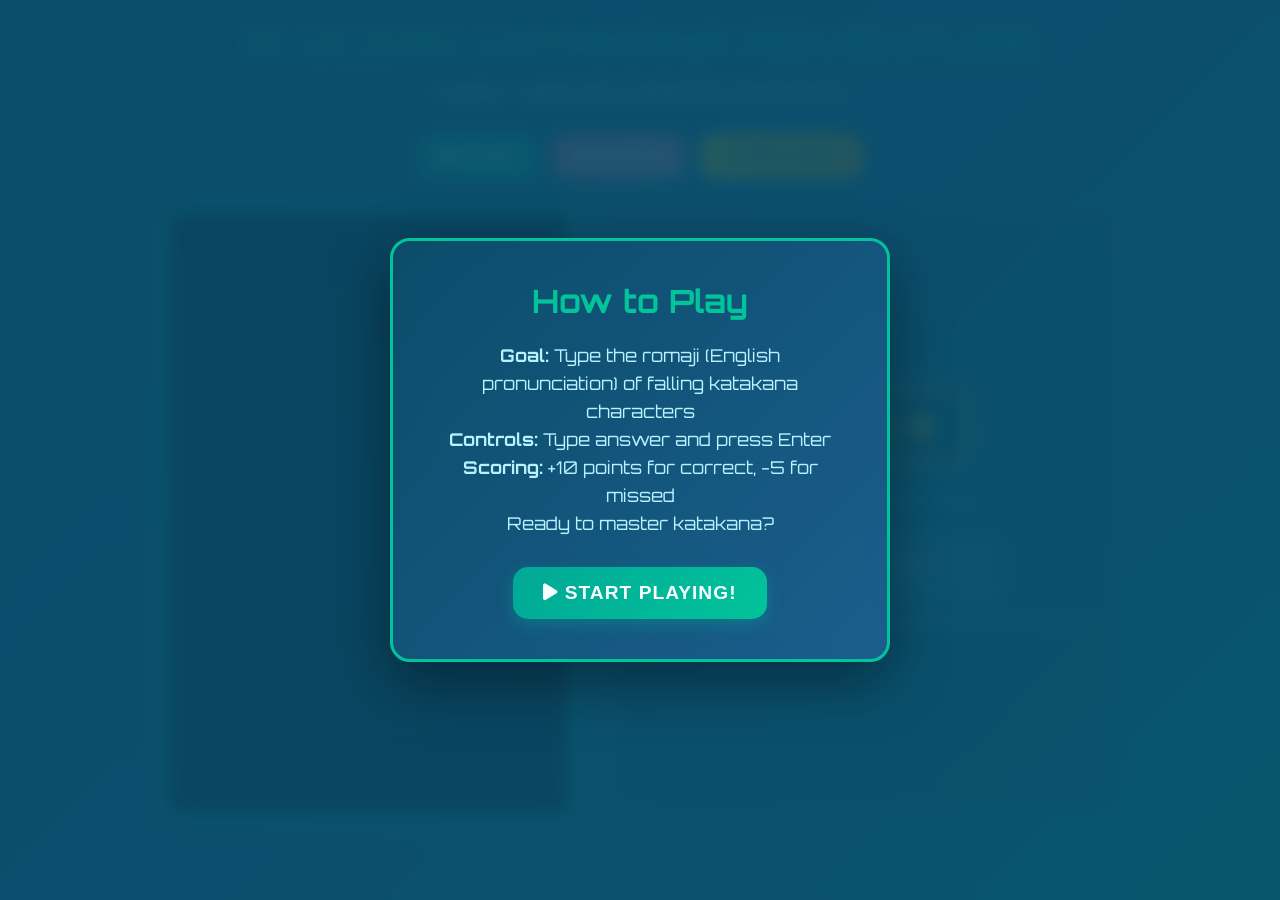
<file: katakanafalls.html>
<!DOCTYPE html>
<html lang="en">
<head>
<meta charset="UTF-8">
<meta name="viewport" content="width=device-width, initial-scale=1.0">
<title>Ocean Katakana Game</title>
<link href="https://fonts.googleapis.com/css2?family=Noto+Sans+JP:wght@400;700&family=Orbitron:wght@400;700&display=swap" rel="stylesheet">
<link rel="stylesheet" href="https://cdnjs.cloudflare.com/ajax/libs/font-awesome/6.0.0/css/all.min.css">
<style>
:root {
    --ocean-deep: #0B4D6A;
    --ocean-medium: #1E6091;
    --ocean-light: #2E86AB;
    --turquoise-dark: #00A896;
    --turquoise-bright: #02C39A;
    --turquoise-light: #7FEFFF;
    --seafoam: #B8F2FF;
    --pearl-white: #F8FDFF;
    --gold: #FFD700;
}

* {
    margin: 0;
    padding: 0;
    box-sizing: border-box;
}

body {
    background: linear-gradient(135deg, var(--ocean-deep) 0%, var(--ocean-medium) 50%, var(--turquoise-dark) 100%);
    background-attachment: fixed;
    color: var(--pearl-white);
    font-family: 'Orbitron', 'Noto Sans JP', sans-serif;
    min-height: 100vh;
    padding: 20px;
}

.game-header {
    text-align: center;
    margin-bottom: 30px;
}

.game-title {
    font-size: 2.5em;
    font-weight: 700;
    color: var(--turquoise-bright);
    margin-bottom: 10px;
}

.game-subtitle {
    font-size: 1.2em;
    color: var(--seafoam);
}

/* Controls */
.controls-section {
    display: flex;
    justify-content: center;
    margin-bottom: 30px;
}

.button-container {
    display: flex;
    gap: 15px;
}

button {
    padding: 12px 25px;
    font-size: 1.1em;
    font-weight: 600;
    background: linear-gradient(135deg, var(--turquoise-dark), var(--turquoise-bright));
    color: var(--pearl-white);
    border: none;
    border-radius: 15px;
    cursor: pointer;
    transition: all 0.3s ease;
    text-transform: uppercase;
    letter-spacing: 1px;
    box-shadow: 0 5px 15px rgba(0, 168, 150, 0.4);
}

button:hover {
    transform: translateY(-2px);
    box-shadow: 0 8px 20px rgba(0, 168, 150, 0.6);
}

#pauseBtn {
    background: linear-gradient(135deg, #FF6B9D, #FF8B9D);
}

#restartBtn {
    background: linear-gradient(135deg, var(--gold), #FFA500);
    color: var(--ocean-deep);
}

/* Main game layout */
.game-main {
    display: flex;
    justify-content: center;
    align-items: flex-start;
    gap: 40px;
    max-width: 1000px;
    margin: 0 auto;
}

.game-area {
    display: flex;
    flex-direction: column;
    align-items: center;
}

canvas {
    background: radial-gradient(circle at center, #001122 0%, #000511 100%);
    border: 4px solid var(--turquoise-bright);
    border-radius: 15px;
    box-shadow: 0 0 30px rgba(2, 195, 154, 0.5);
}

/* Input section */
.input-section {
    display: flex;
    flex-direction: column;
    align-items: center;
    justify-content: center;
    min-height: 600px;
    background: rgba(11, 77, 106, 0.3);
    backdrop-filter: blur(10px);
    border-radius: 20px;
    border: 2px solid rgba(127, 239, 255, 0.3);
    padding: 30px;
    min-width: 300px;
}

#score {
    font-size: 1.8em;
    font-weight: 700;
    color: var(--gold);
    background: rgba(11, 77, 106, 0.8);
    padding: 15px 30px;
    border-radius: 15px;
    border: 3px solid var(--gold);
    box-shadow: 0 0 20px rgba(255, 215, 0, 0.4);
    text-shadow: 0 0 10px var(--gold);
    margin-bottom: 25px;
}

.input-label {
    color: var(--turquoise-bright);
    font-size: 1.3em;
    font-weight: 600;
    margin-bottom: 20px;
    text-align: center;
}

#inputBox {
    font-size: 1.2em;
    padding: 15px 25px;
    width: 100%;
    max-width: 280px;
    text-align: center;
    border: 2px solid var(--turquoise-bright);
    border-radius: 15px;
    outline: none;
    background: rgba(30, 96, 145, 0.8);
    color: var(--pearl-white);
    font-family: 'Noto Sans JP', sans-serif;
    font-weight: 600;
    transition: all 0.3s ease;
}

#inputBox:focus {
    transform: translateY(-2px);
    box-shadow: 0 5px 15px rgba(127, 239, 255, 0.4);
    background: rgba(46, 134, 171, 0.9);
}

#inputBox::placeholder {
    color: rgba(248, 253, 255, 0.6);
}

.input-help {
    color: var(--seafoam);
    font-size: 0.9em;
    margin-top: 15px;
    text-align: center;
    opacity: 0.8;
}

/* Responsive */
@media (max-width: 768px) {
    .game-main {
        flex-direction: column;
        align-items: center;
        gap: 30px;
    }
    
    .input-section {
        min-height: auto;
        padding: 25px;
        min-width: 280px;
    }
    
    canvas {
        width: 350px !important;
        height: 525px !important;
    }
    
    .game-title {
        font-size: 2em;
    }
    
    button {
        padding: 10px 20px;
        font-size: 1em;
    }
}

@media (max-width: 480px) {
    .game-title {
        font-size: 1.6em;
    }
    
    canvas {
        width: 300px !important;
        height: 450px !important;
    }
    
    .button-container {
        flex-wrap: wrap;
        justify-content: center;
        gap: 10px;
    }
    
    #inputBox {
        width: 250px;
    }
}

/* Popup styles */
.popup-overlay {
    position: fixed;
    top: 0;
    left: 0;
    width: 100%;
    height: 100%;
    background: rgba(11, 77, 106, 0.9);
    backdrop-filter: blur(8px);
    display: flex;
    justify-content: center;
    align-items: center;
    z-index: 1000;
}

.popup-content {
    background: linear-gradient(135deg, rgba(11, 77, 106, 0.95), rgba(30, 96, 145, 0.9));
    backdrop-filter: blur(20px);
    padding: 40px;
    border-radius: 20px;
    border: 3px solid var(--turquoise-bright);
    box-shadow: 0 20px 60px rgba(0, 0, 0, 0.4);
    max-width: 500px;
    width: 90%;
    text-align: center;
}

.popup-title {
    font-size: 2em;
    color: var(--turquoise-bright);
    margin-bottom: 20px;
}

.popup-instructions {
    color: var(--seafoam);
    font-size: 1.1em;
    line-height: 1.6;
    margin-bottom: 30px;
}

.popup-close-btn {
    background: linear-gradient(135deg, var(--turquoise-dark), var(--turquoise-bright));
    color: var(--pearl-white);
    border: none;
    padding: 15px 30px;
    font-size: 1.2em;
    font-weight: 600;
    border-radius: 15px;
    cursor: pointer;
    transition: all 0.3s ease;
}

.popup-close-btn:hover {
    transform: translateY(-2px);
    box-shadow: 0 8px 20px rgba(0, 168, 150, 0.6);
}

.popup-overlay.hidden {
    opacity: 0;
    visibility: hidden;
    transition: all 0.3s ease;
}
</style>
</head>
<body>

<!-- How to Play Popup -->
<div class="popup-overlay" id="howToPlayPopup">
    <div class="popup-content">
        <h2 class="popup-title">How to Play</h2>
        <div class="popup-instructions">
            <p><strong>Goal:</strong> Type the romaji (English pronunciation) of falling katakana characters</p>
            <p><strong>Controls:</strong> Type answer and press Enter</p>
            <p><strong>Scoring:</strong> +10 points for correct, -5 for missed</p>
            <p>Ready to master katakana?</p>
        </div>
        <button class="popup-close-btn" onclick="closeHowToPlay()">
            <i class="fas fa-play"></i> Start Playing!
        </button>
    </div>
</div>

<div class="game-header">
    <h1 class="game-title">
        <i class="fas fa-water"></i> OCEAN KATAKANA ADVENTURE
    </h1>
    <p class="game-subtitle">Master Japanese katakana characters</p>
</div>

<div class="controls-section">
    <div class="button-container">
        <button id="playBtn"><i class="fas fa-play"></i> Play</button>
        <button id="pauseBtn"><i class="fas fa-pause"></i> Pause</button>
        <button id="restartBtn"><i class="fas fa-redo"></i> Restart</button>
    </div>
</div>

<div class="game-main">
    <div class="game-area">
        <canvas id="gameCanvas" width="400" height="600"></canvas>
    </div>
    
    <div class="input-section">
        <div id="score">Score: 0</div>
        <div class="input-label">
            <i class="fas fa-keyboard"></i> Type Romaji Here
        </div>
        <input type="text" id="inputBox" placeholder="e.g., ka, shi, tsu..." autofocus>
        <div class="input-help">
            Watch the falling katakana and type their pronunciation!
        </div>
    </div>
</div>

<script>
// Popup functionality
function closeHowToPlay() {
    const popup = document.getElementById('howToPlayPopup');
    popup.classList.add('hidden');
    setTimeout(() => {
        popup.style.display = 'none';
    }, 300);
}

// Original game logic
const canvas = document.getElementById('gameCanvas');
const ctx = canvas.getContext('2d');
const inputBox = document.getElementById('inputBox');
const playBtn = document.getElementById('playBtn');
const pauseBtn = document.getElementById('pauseBtn');
const restartBtn = document.getElementById('restartBtn');

const katakanaList = [
  { kana: 'ア', romaji: 'a' }, { kana: 'イ', romaji: 'i' }, { kana: 'ウ', romaji: 'u' },
  { kana: 'エ', romaji: 'e' }, { kana: 'オ', romaji: 'o' },
  { kana: 'カ', romaji: 'ka' }, { kana: 'キ', romaji: 'ki' }, { kana: 'ク', romaji: 'ku' },
  { kana: 'ケ', romaji: 'ke' }, { kana: 'コ', romaji: 'ko' },
  { kana: 'サ', romaji: 'sa' }, { kana: 'シ', romaji: 'shi' }, { kana: 'ス', romaji: 'su' },
  { kana: 'セ', romaji: 'se' }, { kana: 'ソ', romaji: 'so' },
  { kana: 'タ', romaji: 'ta' }, { kana: 'チ', romaji: 'chi' }, { kana: 'ツ', romaji: 'tsu' },
  { kana: 'テ', romaji: 'te' }, { kana: 'ト', romaji: 'to' },
  { kana: 'ナ', romaji: 'na' }, { kana: 'ニ', romaji: 'ni' }, { kana: 'ヌ', romaji: 'nu' },
  { kana: 'ネ', romaji: 'ne' }, { kana: 'ノ', romaji: 'no' },
  { kana: 'ハ', romaji: 'ha' }, { kana: 'ヒ', romaji: 'hi' }, { kana: 'フ', romaji: 'fu' },
  { kana: 'ヘ', romaji: 'he' }, { kana: 'ホ', romaji: 'ho' },
  { kana: 'マ', romaji: 'ma' }, { kana: 'ミ', romaji: 'mi' }, { kana: 'ム', romaji: 'mu' },
  { kana: 'メ', romaji: 'me' }, { kana: 'モ', romaji: 'mo' },
  { kana: 'ヤ', romaji: 'ya' }, { kana: 'ユ', romaji: 'yu' }, { kana: 'ヨ', romaji: 'yo' },
  { kana: 'ラ', romaji: 'ra' }, { kana: 'リ', romaji: 'ri' }, { kana: 'ル', romaji: 'ru' },
  { kana: 'レ', romaji: 're' }, { kana: 'ロ', romaji: 'ro' },
  { kana: 'ワ', romaji: 'wa' }, { kana: 'ヲ', romaji: 'wo' }, { kana: 'ン', romaji: 'n' },
  { kana: 'ガ', romaji: 'ga' }, { kana: 'ギ', romaji: 'gi' }, { kana: 'グ', romaji: 'gu' },
  { kana: 'ゲ', romaji: 'ge' }, { kana: 'ゴ', romaji: 'go' },
  { kana: 'ザ', romaji: 'za' }, { kana: 'ジ', romaji: 'ji' }, { kana: 'ズ', romaji: 'zu' },
  { kana: 'ゼ', romaji: 'ze' }, { kana: 'ゾ', romaji: 'zo' },
  { kana: 'ダ', romaji: 'da' }, { kana: 'ヂ', romaji: 'ji' }, { kana: 'ヅ', romaji: 'zu' },
  { kana: 'デ', romaji: 'de' }, { kana: 'ド', romaji: 'do' },
  { kana: 'バ', romaji: 'ba' }, { kana: 'ビ', romaji: 'bi' }, { kana: 'ブ', romaji: 'bu' },
  { kana: 'ベ', romaji: 'be' }, { kana: 'ボ', romaji: 'bo' },
  { kana: 'パ', romaji: 'pa' }, { kana: 'ピ', romaji: 'pi' }, { kana: 'プ', romaji: 'pu' },
  { kana: 'ペ', romaji: 'pe' }, { kana: 'ポ', romaji: 'po' },
  { kana: 'キャ', romaji: 'kya' }, { kana: 'キュ', romaji: 'kyu' }, { kana: 'キョ', romaji: 'kyo' },
  { kana: 'シャ', romaji: 'sha' }, { kana: 'シュ', romaji: 'shu' }, { kana: 'ショ', romaji: 'sho' },
  { kana: 'チャ', romaji: 'cha' }, { kana: 'チュ', romaji: 'chu' }, { kana: 'チョ', romaji: 'cho' },
  { kana: 'ニャ', romaji: 'nya' }, { kana: 'ニュ', romaji: 'nyu' }, { kana: 'ニョ', romaji: 'nyo' },
  { kana: 'ヒャ', romaji: 'hya' }, { kana: 'ヒュ', romaji: 'hyu' }, { kana: 'ヒョ', romaji: 'hyo' },
  { kana: 'ミャ', romaji: 'mya' }, { kana: 'ミュ', romaji: 'myu' }, { kana: 'ミョ', romaji: 'myo' },
  { kana: 'リャ', romaji: 'rya' }, { kana: 'リュ', romaji: 'ryu' }, { kana: 'リョ', romaji: 'ryo' }
];

let fallingKana = [];
let score = 0;
let isPaused = true;
let spawnInterval;
let animationId;

class Kana {
    constructor(kanaObj) {
        this.kana = kanaObj.kana;
        this.romaji = kanaObj.romaji;
        this.x = Math.random() * (canvas.width - 40);
        this.y = 0;
        this.speed = 1 + Math.random() * 2;
        this.color = `hsl(${Math.random()*360}, 100%, 70%)`;
    }
    draw() {
        ctx.fillStyle = this.color;
        ctx.font = '40px Noto Sans JP';
        ctx.shadowColor = '#7FEFFF';
        ctx.shadowBlur = 15;
        ctx.fillText(this.kana, this.x, this.y);
        ctx.shadowBlur = 0;
    }
    update() {
        this.y += this.speed;
    }
}

function spawnKana() {
    const randomKana = katakanaList[Math.floor(Math.random() * katakanaList.length)];
    fallingKana.push(new Kana(randomKana));
}

function gameLoop() {
    ctx.clearRect(0, 0, canvas.width, canvas.height);
    for (let i = 0; i < fallingKana.length; i++) {
        fallingKana[i].update();
        fallingKana[i].draw();
        if (fallingKana[i].y > canvas.height) {
            fallingKana.splice(i, 1);
            score -= 5;
            document.getElementById('score').innerText = "Score: " + score;
            i--;
        }
    }
    if (!isPaused) animationId = requestAnimationFrame(gameLoop);
}

inputBox.addEventListener('keydown', (e) => {
    if (e.key === 'Enter') {
        const typedInput = inputBox.value.toLowerCase();
        for (let i = 0; i < fallingKana.length; i++) {
            if (typedInput === fallingKana[i].romaji) {
                fallingKana.splice(i, 1);
                score += 10;
                document.getElementById('score').innerText = "Score: " + score;
                break;
            }
        }
        inputBox.value = '';
    }
});

playBtn.addEventListener('click', () => {
    if (isPaused) {
        isPaused = false;
        spawnInterval = setInterval(spawnKana, 1200);
        gameLoop();
    }
});

pauseBtn.addEventListener('click', () => {
    isPaused = true;
    clearInterval(spawnInterval);
    cancelAnimationFrame(animationId);
});

restartBtn.addEventListener('click', () => {
    fallingKana = [];
    score = 0;
    document.getElementById('score').innerText = "Score: " + score;
    isPaused = false;
    clearInterval(spawnInterval);
    cancelAnimationFrame(animationId);
    spawnInterval = setInterval(spawnKana, 1200);
    gameLoop();
});
</script>

</body>
</html>
</file>
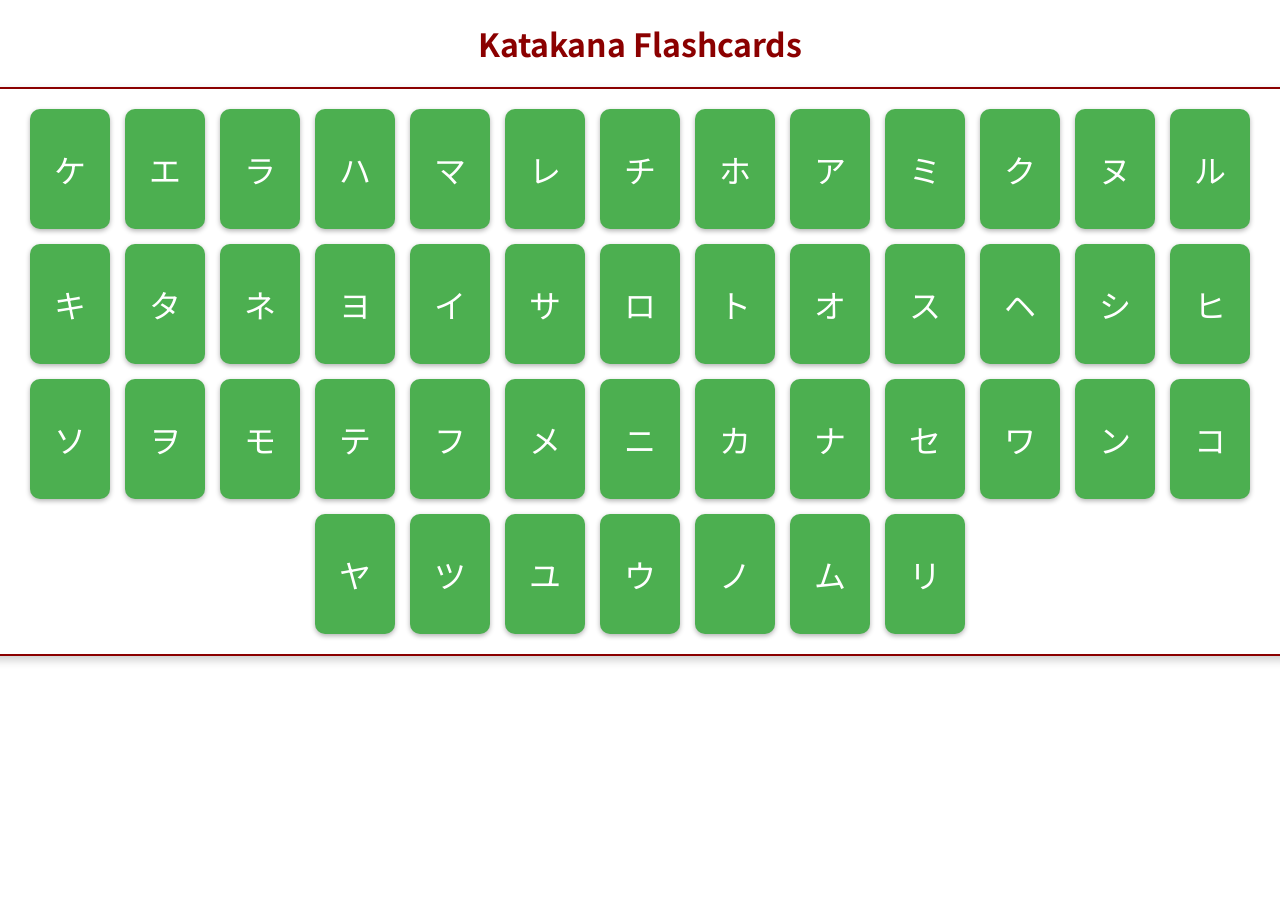
<file: katakanaflashcards.html>
<!DOCTYPE html>
<html lang="en">
<head>
    <meta charset="UTF-8">
    <meta name="viewport" content="width=device-width, initial-scale=1.0">
    <title>Katakana Flashcards</title>
    <link href="https://fonts.googleapis.com/css2?family=Noto+Sans+JP:wght@300;400;700&display=swap" rel="stylesheet">
    <style>
        /* CSS for styling flashcards */
        body {
            font-family: 'Noto Sans JP', sans-serif;
            display: flex;
            flex-direction: column;
            align-items: center;
            margin: 0;
            padding: 0;
            background: url('https://www.transparenttextures.com/patterns/paper.png') repeat;
        }
        h1 {
            margin-top: 20px;
            color: #8B0000; /* Dark red */
            text-shadow: 1px 1px 2px #fff;
        }
        .section {
            display: flex;
            justify-content: center;
            align-items: center;
            flex-wrap: wrap;
            width: 100%;
            padding: 20px;
            border: 2px solid #8B0000; /* Dark red */
            border-radius: 15px;
            background-color: rgba(255, 255, 255, 0.9);
            box-shadow: 0 4px 10px rgba(0, 0, 0, 0.2);
        }
        .flashcard-container {
            display: flex;
            flex-wrap: wrap;
            justify-content: center;
            gap: 15px;
        }
        .flashcard {
            width: 80px;
            height: 120px;
            perspective: 1000px;
        }
        .flashcard-inner {
            position: relative;
            width: 100%;
            height: 100%;
            transition: transform 0.6s;
            transform-style: preserve-3d;
            cursor: pointer;
        }
        .flashcard:hover .flashcard-inner {
            transform: rotateY(180deg);
        }
        .flashcard-front, .flashcard-back {
            position: absolute;
            width: 100%;
            height: 100%;
            backface-visibility: hidden;
            display: flex;
            justify-content: center;
            align-items: center;
            font-size: 32px; /* Increased font size for better visibility */
            color: #fff;
            border-radius: 10px;
            box-shadow: 0 2px 5px rgba(0, 0, 0, 0.3);
        }
        .flashcard-front {
            background-color: #4CAF50; /* Green for front */
        }
        .flashcard-back {
            background-color: #FF5722; /* Orange for back */
            transform: rotateY(180deg);
        }
    </style>
</head>
<body>

    <h1>Katakana Flashcards</h1>
    <section class="section">
        <div id="katakana-flashcard-container" class="flashcard-container">
            <!-- Katakana Flashcards will be inserted here by JavaScript -->
        </div>
    </section>

    <script>
        // Array of Katakana flashcards
        const flashcards = [
            { front: 'ア', back: 'a' }, { front: 'イ', back: 'i' }, { front: 'ウ', back: 'u' },
            { front: 'エ', back: 'e' }, { front: 'オ', back: 'o' }, { front: 'カ', back: 'ka' },
            { front: 'キ', back: 'ki' }, { front: 'ク', back: 'ku' }, { front: 'ケ', back: 'ke' },
            { front: 'コ', back: 'ko' }, { front: 'サ', back: 'sa' }, { front: 'シ', back: 'shi' },
            { front: 'ス', back: 'su' }, { front: 'セ', back: 'se' }, { front: 'ソ', back: 'so' },
            { front: 'タ', back: 'ta' }, { front: 'チ', back: 'chi' }, { front: 'ツ', back: 'tsu' },
            { front: 'テ', back: 'te' }, { front: 'ト', back: 'to' }, { front: 'ナ', back: 'na' },
            { front: 'ニ', back: 'ni' }, { front: 'ヌ', back: 'nu' }, { front: 'ネ', back: 'ne' },
            { front: 'ノ', back: 'no' }, { front: 'ハ', back: 'ha' }, { front: 'ヒ', back: 'hi' },
            { front: 'フ', back: 'fu' }, { front: 'ヘ', back: 'he' }, { front: 'ホ', back: 'ho' },
            { front: 'マ', back: 'ma' }, { front: 'ミ', back: 'mi' }, { front: 'ム', back: 'mu' },
            { front: 'メ', back: 'me' }, { front: 'モ', back: 'mo' }, { front: 'ヤ', back: 'ya' },
            { front: 'ユ', back: 'yu' }, { front: 'ヨ', back: 'yo' }, { front: 'ラ', back: 'ra' },
            { front: 'リ', back: 'ri' }, { front: 'ル', back: 'ru' }, { front: 'レ', back: 're' },
            { front: 'ロ', back: 'ro' }, { front: 'ワ', back: 'wa' }, { front: 'ヲ', back: 'wo' },
            { front: 'ン', back: 'n' }
        ];

        // Shuffle function to randomize flashcards
        function shuffle(array) {
            for (let i = array.length - 1; i > 0; i--) {
                const j = Math.floor(Math.random() * (i + 1));
                [array[i], array[j]] = [array[j], array[i]];
            }
        }

        // Function to display shuffled flashcards
        function displayFlashcards() {
            const container = document.getElementById('katakana-flashcard-container');
            shuffle(flashcards); // Shuffle the flashcards array

            // Clear the container
            container.innerHTML = '';

            // Add each flashcard to the container
            flashcards.forEach(card => {
                const flashcardElement = document.createElement('div');
                flashcardElement.className = 'flashcard';
                flashcardElement.innerHTML = `
                    <div class="flashcard-inner">
                        <div class="flashcard-front">${card.front}</div>
                        <div class="flashcard-back">${card.back}</div>
                    </div>
                `;
                container.appendChild(flashcardElement);
            });
        }

        // Display flashcards on page load
        displayFlashcards();
    </script>

</body>
</html>
</file>
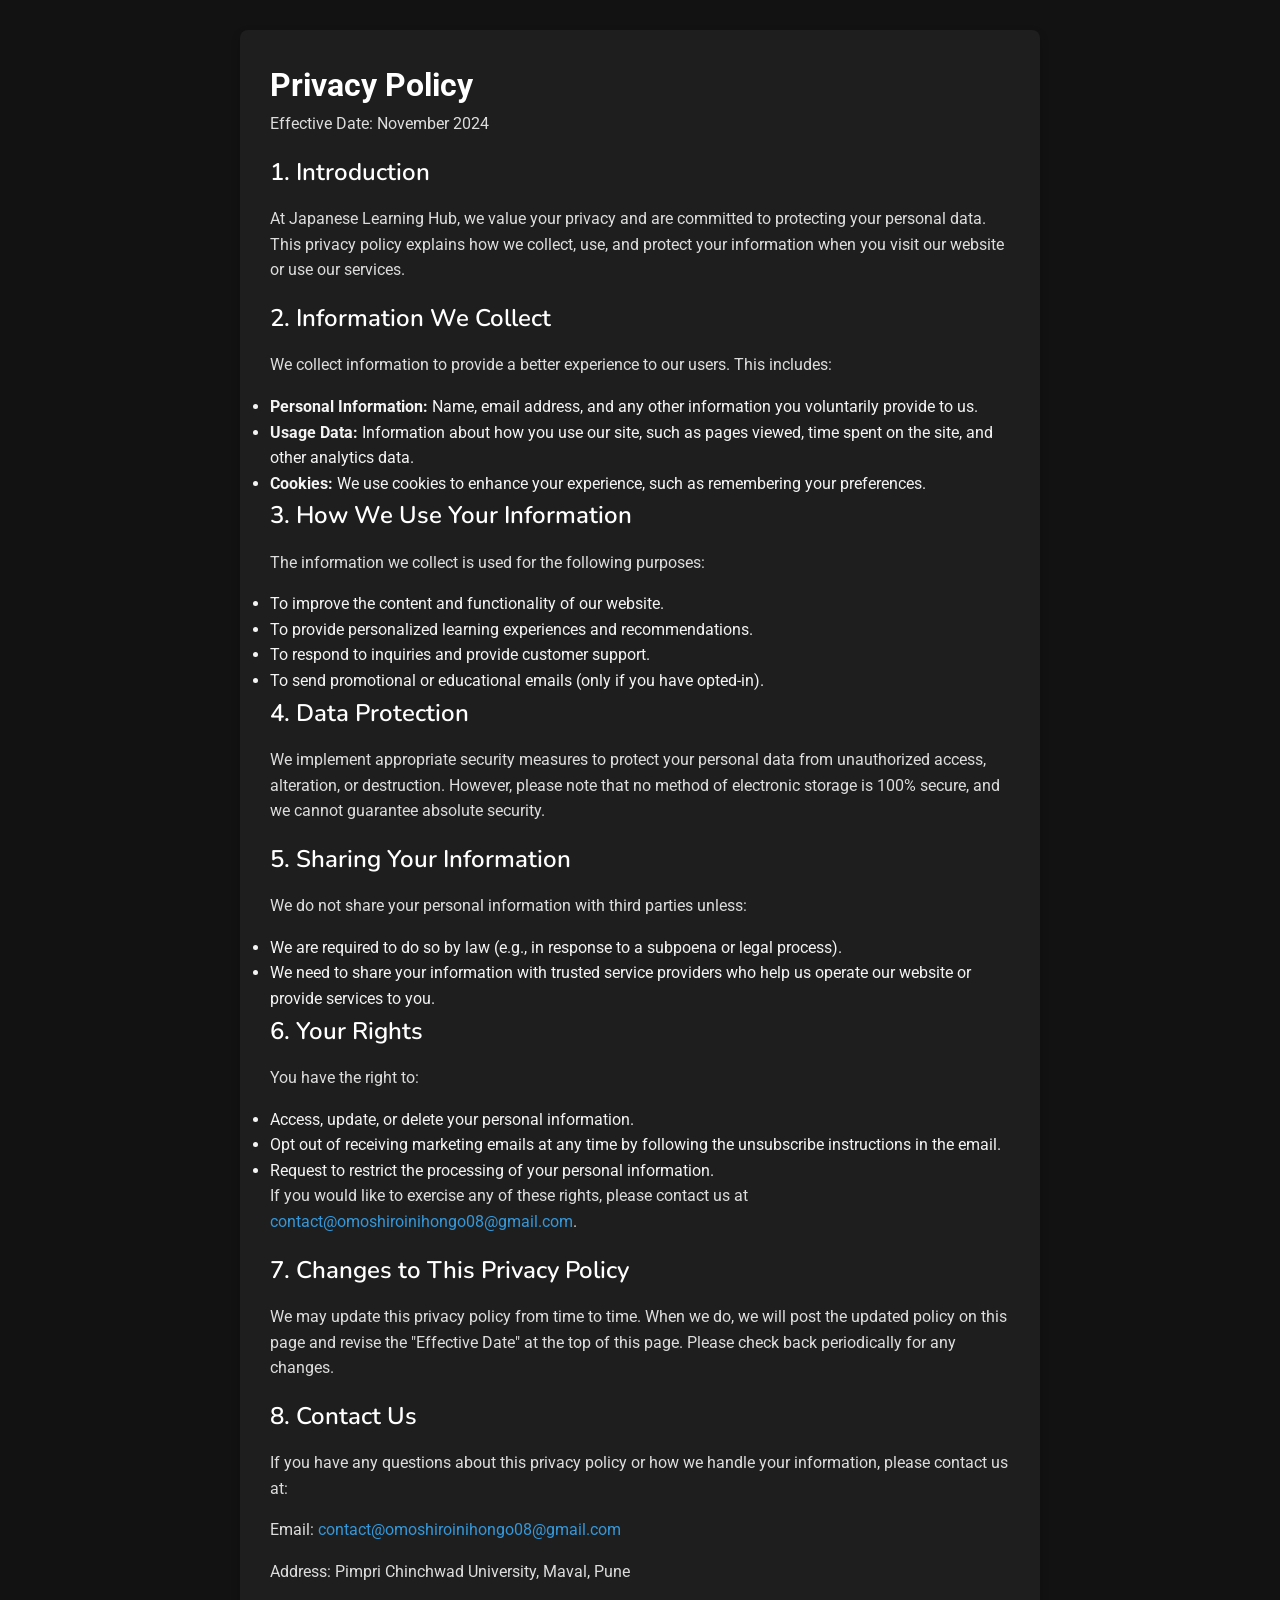
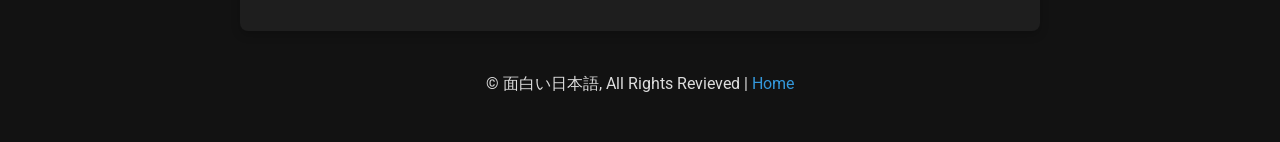
<file: privacy policy.html>
<!DOCTYPE html>
<html lang="en">
<head>
    <meta charset="UTF-8">
    <meta name="viewport" content="width=device-width, initial-scale=1.0">
    <title>Privacy Policy | Japanese Learning Hub</title>
    <link href="https://fonts.googleapis.com/css2?family=Roboto:wght@400;500&family=Nunito:wght@600&display=swap" rel="stylesheet">
    <style>
        /* Basic reset */
        * {
            margin: 0;
            padding: 0;
            box-sizing: border-box;
        }

        body {
            font-family: 'Roboto', sans-serif;
            background-color: #121212;
            color: #f4f4f4;
            line-height: 1.6;
            padding: 30px;
        }

        h1, h2 {
            color: #fff;
        }

        p {
            color: #ddd;
            font-size: 1rem;
            margin-bottom: 1rem;
        }

        a {
            color: #3498db;
            text-decoration: none;
        }

        a:hover {
            text-decoration: underline;
        }

        .container {
            max-width: 800px;
            margin: 0 auto;
            background-color: #1e1e1e;
            padding: 30px;
            border-radius: 8px;
            box-shadow: 0 4px 10px rgba(0, 0, 0, 0.2);
        }

        .section-title {
            margin-bottom: 15px;
            font-family: 'Nunito', sans-serif;
            font-weight: 600;
            font-size: 1.5rem;
        }

        footer {
            text-align: center;
            margin-top: 40px;
            color: #bbb;
            font-size: 0.9rem;
        }

        footer a {
            color: #3498db;
        }

        footer a:hover {
            text-decoration: underline;
        }
    </style>
</head>
<body>

<div class="container">
    <h1>Privacy Policy</h1>
    <p>Effective Date: November 2024</p>

    <h2 class="section-title">1. Introduction</h2>
    <p>At Japanese Learning Hub, we value your privacy and are committed to protecting your personal data. This privacy policy explains how we collect, use, and protect your information when you visit our website or use our services.</p>

    <h2 class="section-title">2. Information We Collect</h2>
    <p>We collect information to provide a better experience to our users. This includes:</p>
    <ul>
        <li><strong>Personal Information:</strong> Name, email address, and any other information you voluntarily provide to us.</li>
        <li><strong>Usage Data:</strong> Information about how you use our site, such as pages viewed, time spent on the site, and other analytics data.</li>
        <li><strong>Cookies:</strong> We use cookies to enhance your experience, such as remembering your preferences.</li>
    </ul>

    <h2 class="section-title">3. How We Use Your Information</h2>
    <p>The information we collect is used for the following purposes:</p>
    <ul>
        <li>To improve the content and functionality of our website.</li>
        <li>To provide personalized learning experiences and recommendations.</li>
        <li>To respond to inquiries and provide customer support.</li>
        <li>To send promotional or educational emails (only if you have opted-in).</li>
    </ul>

    <h2 class="section-title">4. Data Protection</h2>
    <p>We implement appropriate security measures to protect your personal data from unauthorized access, alteration, or destruction. However, please note that no method of electronic storage is 100% secure, and we cannot guarantee absolute security.</p>

    <h2 class="section-title">5. Sharing Your Information</h2>
    <p>We do not share your personal information with third parties unless:</p>
    <ul>
        <li>We are required to do so by law (e.g., in response to a subpoena or legal process).</li>
        <li>We need to share your information with trusted service providers who help us operate our website or provide services to you.</li>
    </ul>

    <h2 class="section-title">6. Your Rights</h2>
    <p>You have the right to:</p>
    <ul>
        <li>Access, update, or delete your personal information.</li>
        <li>Opt out of receiving marketing emails at any time by following the unsubscribe instructions in the email.</li>
        <li>Request to restrict the processing of your personal information.</li>
    </ul>
    <p>If you would like to exercise any of these rights, please contact us at <a href="mailto:contact@japaneselearninghub.com">contact@omoshiroinihongo08@gmail.com</a>.</p>

    <h2 class="section-title">7. Changes to This Privacy Policy</h2>
    <p>We may update this privacy policy from time to time. When we do, we will post the updated policy on this page and revise the "Effective Date" at the top of this page. Please check back periodically for any changes.</p>

    <h2 class="section-title">8. Contact Us</h2>
    <p>If you have any questions about this privacy policy or how we handle your information, please contact us at:</p>
    <p>Email: <a href="mailto:contact@japaneselearninghub.com">contact@omoshiroinihongo08@gmail.com</a></p>
    <p>Address: Pimpri Chinchwad University, Maval, Pune</p>
</div>

<footer>
    <p>&copy; 面白い日本語, All Rights Revieved | <a href="index.html">Home</a></p>
</footer>

</body>
</html>
</file>
